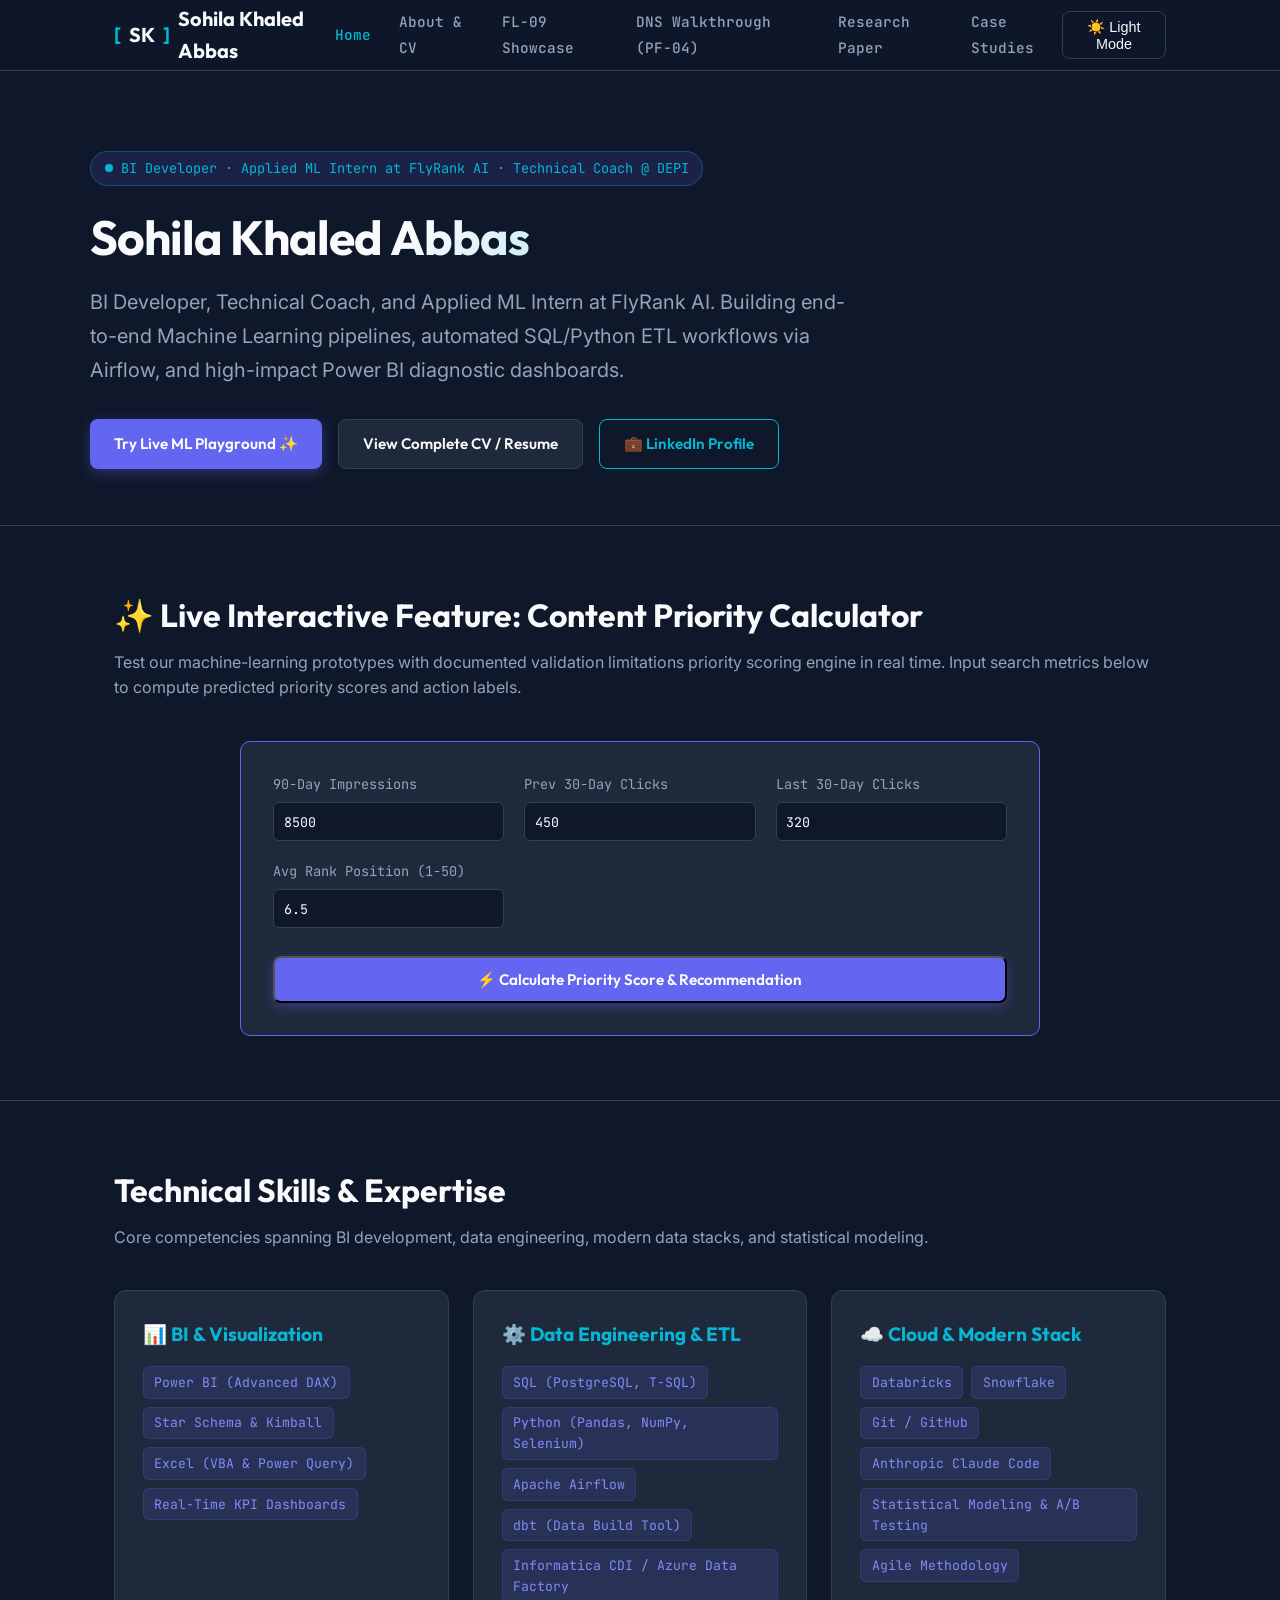
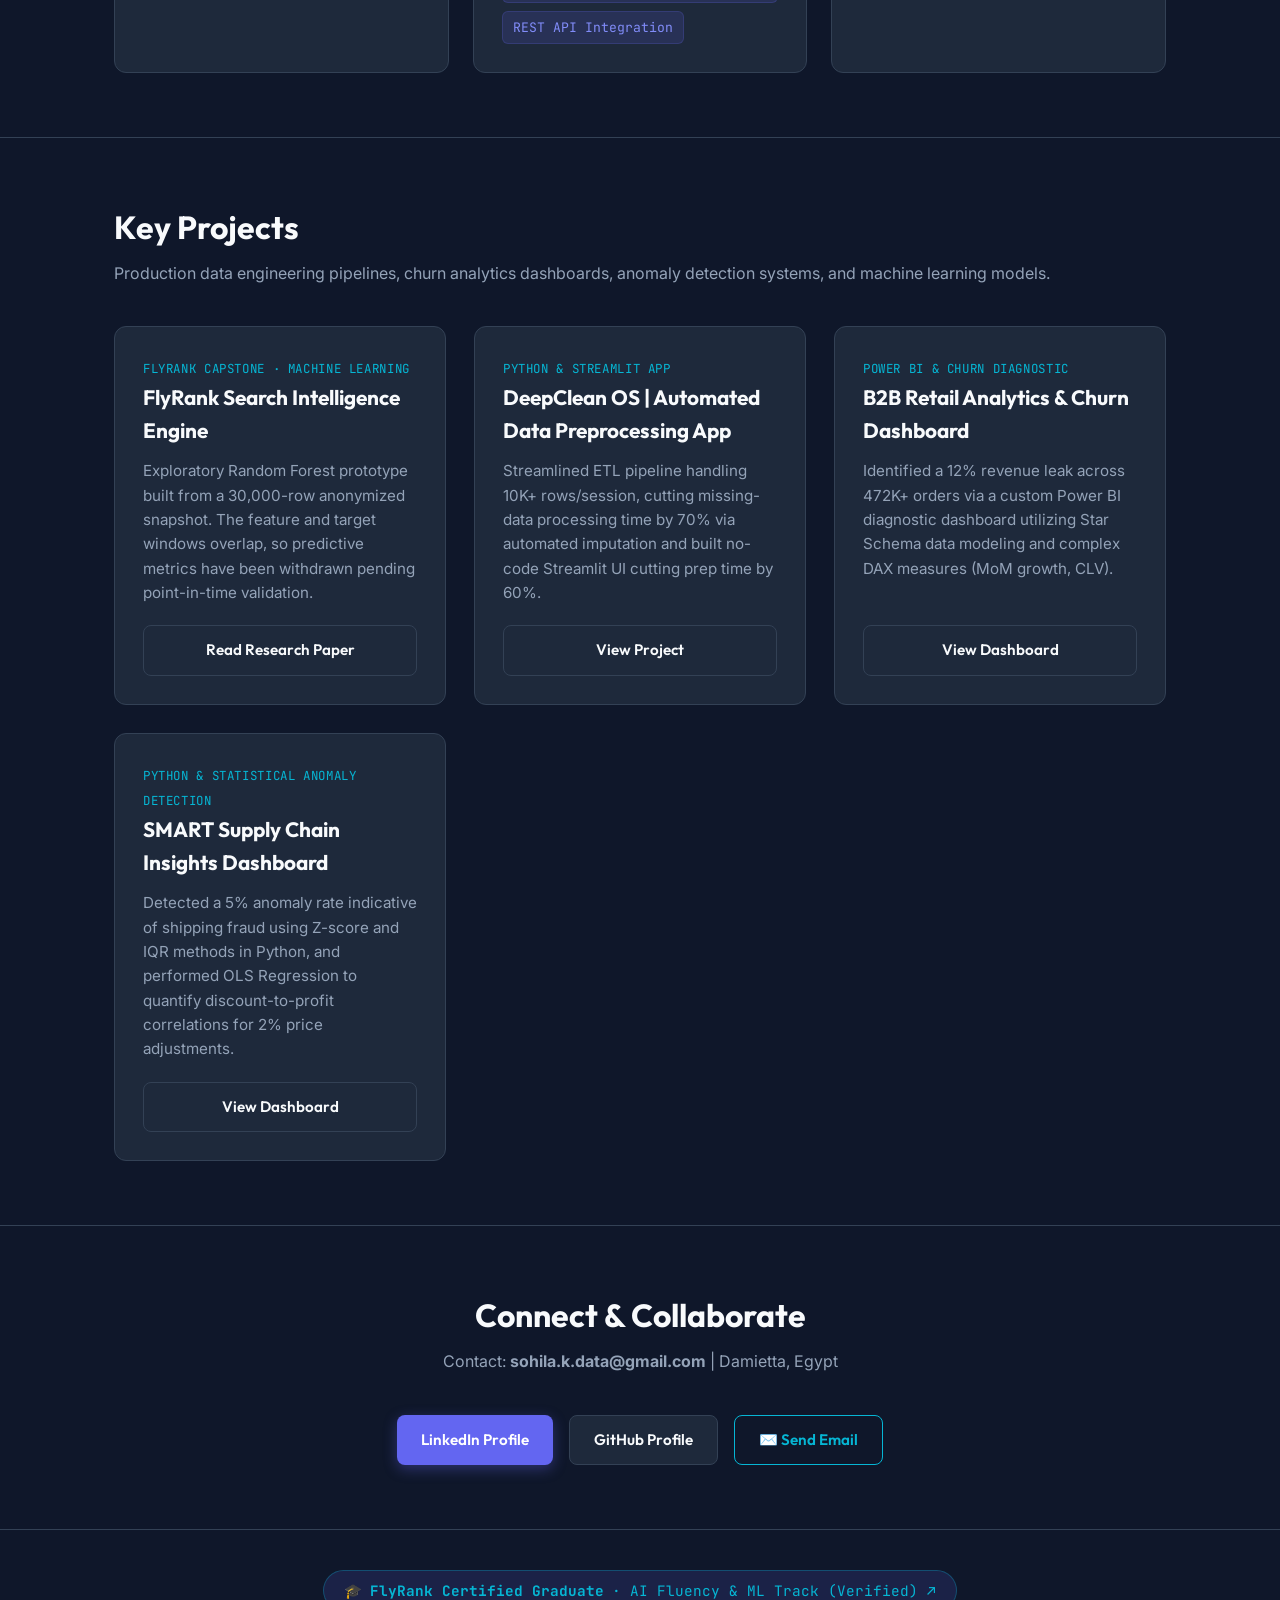
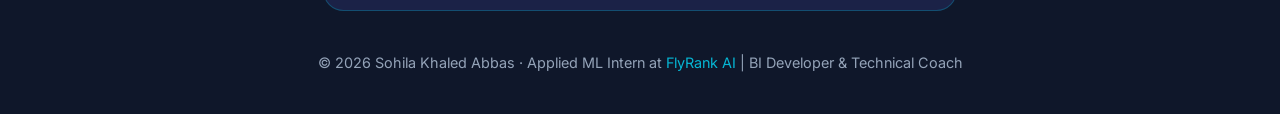
<file: index.html>
<!DOCTYPE html>
<html lang="en" data-theme="dark">
<head>
    <meta charset="UTF-8">
    <meta name="viewport" content="width=device-width, initial-scale=1.0">
    <title>Sohila Khaled Abbas · Applied ML & Search Intelligence Engineer | BI Developer</title>
    <meta name="description" content="Portfolio of Sohila Khaled Abbas — Machine Learning Engineer Intern at FlyRank AI, BI Developer, and Technical Coach. Specializing in machine-learning prototypes with documented validation limitations, SQL/Python ETL, and Power BI analytics.">
    <!-- Favicon -->
    <link rel="icon" type="image/svg+xml" href="favicon.svg">
    <!-- Open Graph / Social Share Meta Tags -->
    <meta property="og:type" content="website">
    <meta property="og:title" content="Sohila Khaled Abbas · Applied ML & Search Intelligence Engineer | BI Developer">
    <meta property="og:description" content="Portfolio of Sohila Khaled Abbas — Machine Learning Engineer Intern at FlyRank AI. Specializing in machine-learning prototypes with documented validation limitations, SQL/Python ETL, and Power BI analytics.">
    <meta property="og:url" content="https://sohila-khaled-abbas.github.io/flyrank-ml-internship-starter/index.html">
    <meta property="og:image" content="https://sohila-khaled-abbas.github.io/flyrank-ml-internship-starter/fl09_agent_demo_video_banner_1785791702836.png">
    <meta property="og:site_name" content="Sohila Khaled Abbas Portfolio">
    <!-- Twitter Card Meta Tags -->
    <meta name="twitter:card" content="summary_large_image">
    <meta name="twitter:title" content="Sohila Khaled Abbas · Applied ML & Search Intelligence Engineer">
    <meta name="twitter:description" content="Portfolio of Sohila Khaled Abbas — Machine Learning Engineer Intern at FlyRank AI. Specializing in machine-learning prototypes with documented validation limitations, SQL/Python ETL, and Power BI analytics.">
    <meta name="twitter:image" content="https://sohila-khaled-abbas.github.io/flyrank-ml-internship-starter/fl09_agent_demo_video_banner_1785791702836.png">
    <!-- Privacy-Friendly Web Analytics & Visitor Telemetry -->
    <script defer src="https://static.cloudflareinsights.com/beacon.min.js" data-cf-beacon='{"token": "flyrank-portfolio-analytics-sohila"}'></script>
    <script>
        window.flyrankAnalytics = window.flyrankAnalytics || { pageView: function() { console.log('[FlyRank Analytics] Pageview logged:', window.location.pathname); } };
        window.flyrankAnalytics.pageView();
    </script>
    <!-- Google Fonts -->
    <link rel="preconnect" href="https://fonts.googleapis.com">
    <link rel="preconnect" href="https://fonts.gstatic.com" crossorigin>
    <link href="https://fonts.googleapis.com/css2?family=Inter:wght@400;500;600&family=JetBrains+Mono:wght@500&family=Outfit:wght@600;700&display=swap" rel="stylesheet">
    <!-- Custom Stylesheet -->
    <link rel="stylesheet" href="css/styles.css">
</head>
<body>
    <!-- Site Navigation Header -->
    <header class="site-header">
        <div class="container header-inner">
            <a href="index.html" class="brand-monogram"><span>[</span> SK <span>]</span> Sohila Khaled Abbas</a>
            
            <ul class="nav-links" id="nav-links">
                <li><a href="index.html" class="active">Home</a></li>
                <li><a href="about.html">About & CV</a></li>
                <li><a href="fl09-demo.html">FL-09 Showcase</a></li>
                <li><a href="dns-walkthrough.html">DNS Walkthrough (PF-04)</a></li>
                <li><a href="paper.html">Research Paper</a></li>
                <li><a href="cases.html">Case Studies</a></li>
            </ul>

            <div class="header-actions">
                <button class="theme-toggle-btn" id="theme-toggle" aria-label="Toggle Theme">☀️ Light Mode</button>
                <button class="mobile-menu-btn" id="mobile-menu-btn" aria-label="Toggle Menu">☰</button>
            </div>
        </div>
    </header>

    <!-- Main Content Area -->
    <main>
        <!-- Hero Section -->
        <section class="hero container">
            <div class="status-badge">
                <span class="status-dot"></span>
                <span>BI Developer · Applied ML Intern at FlyRank AI · Technical Coach @ DEPI</span>
            </div>

            <h1 class="hero-title">Sohila Khaled Abbas</h1>
            <p class="hero-subtitle">
                BI Developer, Technical Coach, and Applied ML Intern at FlyRank AI. Building end-to-end Machine Learning pipelines, automated SQL/Python ETL workflows via Airflow, and high-impact Power BI diagnostic dashboards.
            </p>

            <div class="cta-group">
                <a href="#playground" class="btn btn-primary">Try Live ML Playground ✨</a>
                <a href="about.html" class="btn btn-secondary">View Complete CV / Resume</a>
                <a href="https://linkedin.com/in/sohilakabbas" target="_blank" class="btn btn-outline">💼 LinkedIn Profile</a>
            </div>
        </section>

        <!-- LIVE DYNAMIC FEATURE: FlyRank Search Priority Calculator Playground -->
        <section class="section-padding" id="playground">
            <div class="container">
                <div class="section-header">
                    <h2>✨ Live Interactive Feature: Content Priority Calculator</h2>
                    <p>Test our machine-learning prototypes with documented validation limitations priority scoring engine in real time. Input search metrics below to compute predicted priority scores and action labels.</p>
                </div>

                <div class="info-card" style="padding: 2rem; max-width: 800px; margin: 0 auto; background-color: var(--bg-card); border-color: var(--accent-indigo);">
                    <form id="priority-calc-form" style="display: grid; grid-template-columns: repeat(auto-fit, minmax(220px, 1fr)); gap: 1.25rem;">
                        <div>
                            <label for="calc-impressions" style="font-family: var(--font-mono); font-size: 0.85rem; color: var(--text-secondary); display: block; margin-bottom: 0.4rem;">90-Day Impressions</label>
                            <input type="number" id="calc-impressions" value="8500" required style="width: 100%; padding: 0.6rem; border-radius: 6px; border: 1px solid var(--border-color); background: var(--bg-main); color: var(--text-primary); font-family: var(--font-mono);">
                        </div>

                        <div>
                            <label for="calc-prev-clicks" style="font-family: var(--font-mono); font-size: 0.85rem; color: var(--text-secondary); display: block; margin-bottom: 0.4rem;">Prev 30-Day Clicks</label>
                            <input type="number" id="calc-prev-clicks" value="450" required style="width: 100%; padding: 0.6rem; border-radius: 6px; border: 1px solid var(--border-color); background: var(--bg-main); color: var(--text-primary); font-family: var(--font-mono);">
                        </div>

                        <div>
                            <label for="calc-last-clicks" style="font-family: var(--font-mono); font-size: 0.85rem; color: var(--text-secondary); display: block; margin-bottom: 0.4rem;">Last 30-Day Clicks</label>
                            <input type="number" id="calc-last-clicks" value="320" required style="width: 100%; padding: 0.6rem; border-radius: 6px; border: 1px solid var(--border-color); background: var(--bg-main); color: var(--text-primary); font-family: var(--font-mono);">
                        </div>

                        <div>
                            <label for="calc-position" style="font-family: var(--font-mono); font-size: 0.85rem; color: var(--text-secondary); display: block; margin-bottom: 0.4rem;">Avg Rank Position (1-50)</label>
                            <input type="number" step="0.1" id="calc-position" value="6.5" required style="width: 100%; padding: 0.6rem; border-radius: 6px; border: 1px solid var(--border-color); background: var(--bg-main); color: var(--text-primary); font-family: var(--font-mono);">
                        </div>

                        <div style="grid-column: 1 / -1; margin-top: 0.5rem;">
                            <button type="submit" class="btn btn-primary" style="width: 100%; justify-content: center;">⚡ Calculate Priority Score & Recommendation</button>
                        </div>
                    </form>

                    <!-- Interactive Result Output Box -->
                    <div id="calc-result-box" style="margin-top: 1.5rem; padding: 1.25rem; border-radius: 8px; background: var(--bg-main); border: 1px dashed var(--accent-cyan); display: none;">
                        <h4 style="font-family: var(--font-heading); color: var(--accent-cyan); margin-bottom: 0.5rem;">Calculation Result Receipt</h4>
                        <div style="font-family: var(--font-mono); font-size: 0.9rem; line-height: 1.8;">
                            <p><strong>Predicted Priority Score:</strong> <span id="res-score" style="color: #10b981; font-weight: 700;">0.9542</span></p>
                            <p><strong>Observed Click Drop:</strong> <span id="res-drop">130 clicks</span></p>
                            <p><strong>Reason Code:</strong> <code id="res-reason" style="color: var(--accent-sky);">STEEP_DROP_HIGH_VOLUME</code></p>
                            <p><strong>Recommended Editorial Action:</strong> <span id="res-action" style="color: var(--accent-indigo); font-weight: 600;">REFRESH_AND_EXPAND_CONTENT</span></p>
                        </div>
                    </div>
                </div>
            </div>
        </section>

        <!-- Technical Expertise Section -->
        <section class="section-padding">
            <div class="container">
                <div class="section-header">
                    <h2>Technical Skills & Expertise</h2>
                    <p>Core competencies spanning BI development, data engineering, modern data stacks, and statistical modeling.</p>
                </div>

                <div class="skills-grid">
                    <div class="skill-card">
                        <h3>📊 BI & Visualization</h3>
                        <div class="badge-cloud">
                            <span class="tech-badge">Power BI (Advanced DAX)</span>
                            <span class="tech-badge">Star Schema & Kimball</span>
                            <span class="tech-badge">Excel (VBA & Power Query)</span>
                            <span class="tech-badge">Real-Time KPI Dashboards</span>
                        </div>
                    </div>

                    <div class="skill-card">
                        <h3>⚙️ Data Engineering & ETL</h3>
                        <div class="badge-cloud">
                            <span class="tech-badge">SQL (PostgreSQL, T-SQL)</span>
                            <span class="tech-badge">Python (Pandas, NumPy, Selenium)</span>
                            <span class="tech-badge">Apache Airflow</span>
                            <span class="tech-badge">dbt (Data Build Tool)</span>
                            <span class="tech-badge">Informatica CDI / Azure Data Factory</span>
                            <span class="tech-badge">REST API Integration</span>
                        </div>
                    </div>

                    <div class="skill-card">
                        <h3>☁️ Cloud & Modern Stack</h3>
                        <div class="badge-cloud">
                            <span class="tech-badge">Databricks</span>
                            <span class="tech-badge">Snowflake</span>
                            <span class="tech-badge">Git / GitHub</span>
                            <span class="tech-badge">Anthropic Claude Code</span>
                            <span class="tech-badge">Statistical Modeling & A/B Testing</span>
                            <span class="tech-badge">Agile Methodology</span>
                        </div>
                    </div>
                </div>
            </div>
        </section>

        <!-- Featured Projects Section -->
        <section class="section-padding" id="projects">
            <div class="container">
                <div class="section-header">
                    <h2>Key Projects</h2>
                    <p>Production data engineering pipelines, churn analytics dashboards, anomaly detection systems, and machine learning models.</p>
                </div>

                <div class="projects-grid">
                    <!-- Project 1 -->
                    <article class="project-card">
                        <div>
                            <span class="project-tag">FlyRank Capstone · Machine Learning</span>
                            <h3>FlyRank Search Intelligence Engine</h3>
                            <p>
                                Exploratory Random Forest prototype built from a 30,000-row anonymized snapshot. The feature and target windows overlap, so predictive metrics have been withdrawn pending point-in-time validation.
                            </p>
                        </div>
                        <div>
                            <a href="paper.html" class="btn btn-secondary" style="width: 100%; justify-content: center;">Read Research Paper</a>
                        </div>
                    </article>

                    <!-- Project 2 -->
                    <article class="project-card">
                        <div>
                            <span class="project-tag">Python & Streamlit App</span>
                            <h3>DeepClean OS | Automated Data Preprocessing App</h3>
                            <p>
                                Streamlined ETL pipeline handling 10K+ rows/session, cutting missing-data processing time by 70% via automated imputation and built no-code Streamlit UI cutting prep time by 60%.
                            </p>
                        </div>
                        <div>
                            <a href="https://github.com/Sohila-Khaled-Abbas" target="_blank" class="btn btn-secondary" style="width: 100%; justify-content: center;">View Project</a>
                        </div>
                    </article>

                    <!-- Project 3 -->
                    <article class="project-card">
                        <div>
                            <span class="project-tag">Power BI & Churn Diagnostic</span>
                            <h3>B2B Retail Analytics & Churn Dashboard</h3>
                            <p>
                                Identified a 12% revenue leak across 472K+ orders via a custom Power BI diagnostic dashboard utilizing Star Schema data modeling and complex DAX measures (MoM growth, CLV).
                            </p>
                        </div>
                        <div>
                            <a href="https://github.com/Sohila-Khaled-Abbas" target="_blank" class="btn btn-secondary" style="width: 100%; justify-content: center;">View Dashboard</a>
                        </div>
                    </article>

                    <!-- Project 4 -->
                    <article class="project-card">
                        <div>
                            <span class="project-tag">Python & Statistical Anomaly Detection</span>
                            <h3>SMART Supply Chain Insights Dashboard</h3>
                            <p>
                                Detected a 5% anomaly rate indicative of shipping fraud using Z-score and IQR methods in Python, and performed OLS Regression to quantify discount-to-profit correlations for 2% price adjustments.
                            </p>
                        </div>
                        <div>
                            <a href="https://github.com/Sohila-Khaled-Abbas" target="_blank" class="btn btn-secondary" style="width: 100%; justify-content: center;">View Dashboard</a>
                        </div>
                    </article>
                </div>
            </div>
        </section>

        <!-- Contact & Connect Section -->
        <section class="section-padding">
            <div class="container" style="text-align: center;">
                <div class="section-header">
                    <h2>Connect & Collaborate</h2>
                    <p>Contact: <strong>sohila.k.data@gmail.com</strong> | Damietta, Egypt</p>
                </div>

                <div class="cta-group" style="justify-content: center;">
                    <a href="https://linkedin.com/in/sohilakabbas" target="_blank" class="btn btn-primary">LinkedIn Profile</a>
                    <a href="https://github.com/Sohila-Khaled-Abbas" target="_blank" class="btn btn-secondary">GitHub Profile</a>
                    <a href="mailto:sohila.k.data@gmail.com" class="btn btn-outline">✉️ Send Email</a>
                </div>
            </div>
        </section>
    </main>

    <!-- Site Footer -->
    <footer class="site-footer">
        <div class="container" style="text-align: center;">
            <div style="margin-bottom: 1rem;">
                <a href="https://aifluency.flyrank.ai/verify/sohilakhaled" target="_blank" rel="noopener" class="status-badge" style="text-decoration: none; padding: 0.5rem 1.25rem; font-size: 0.9rem;">
                    🎓 <strong>FlyRank Certified Graduate</strong> · AI Fluency & ML Track (Verified) ↗
                </a>
            </div>
            <p>© 2026 Sohila Khaled Abbas · Applied ML Intern at <a href="https://flyrank.ai" target="_blank">FlyRank AI</a> | BI Developer & Technical Coach</p>
        </div>
    </footer>

    <!-- JavaScript Handler -->
    <script src="js/main.js"></script>
</body>
</html>
</file>
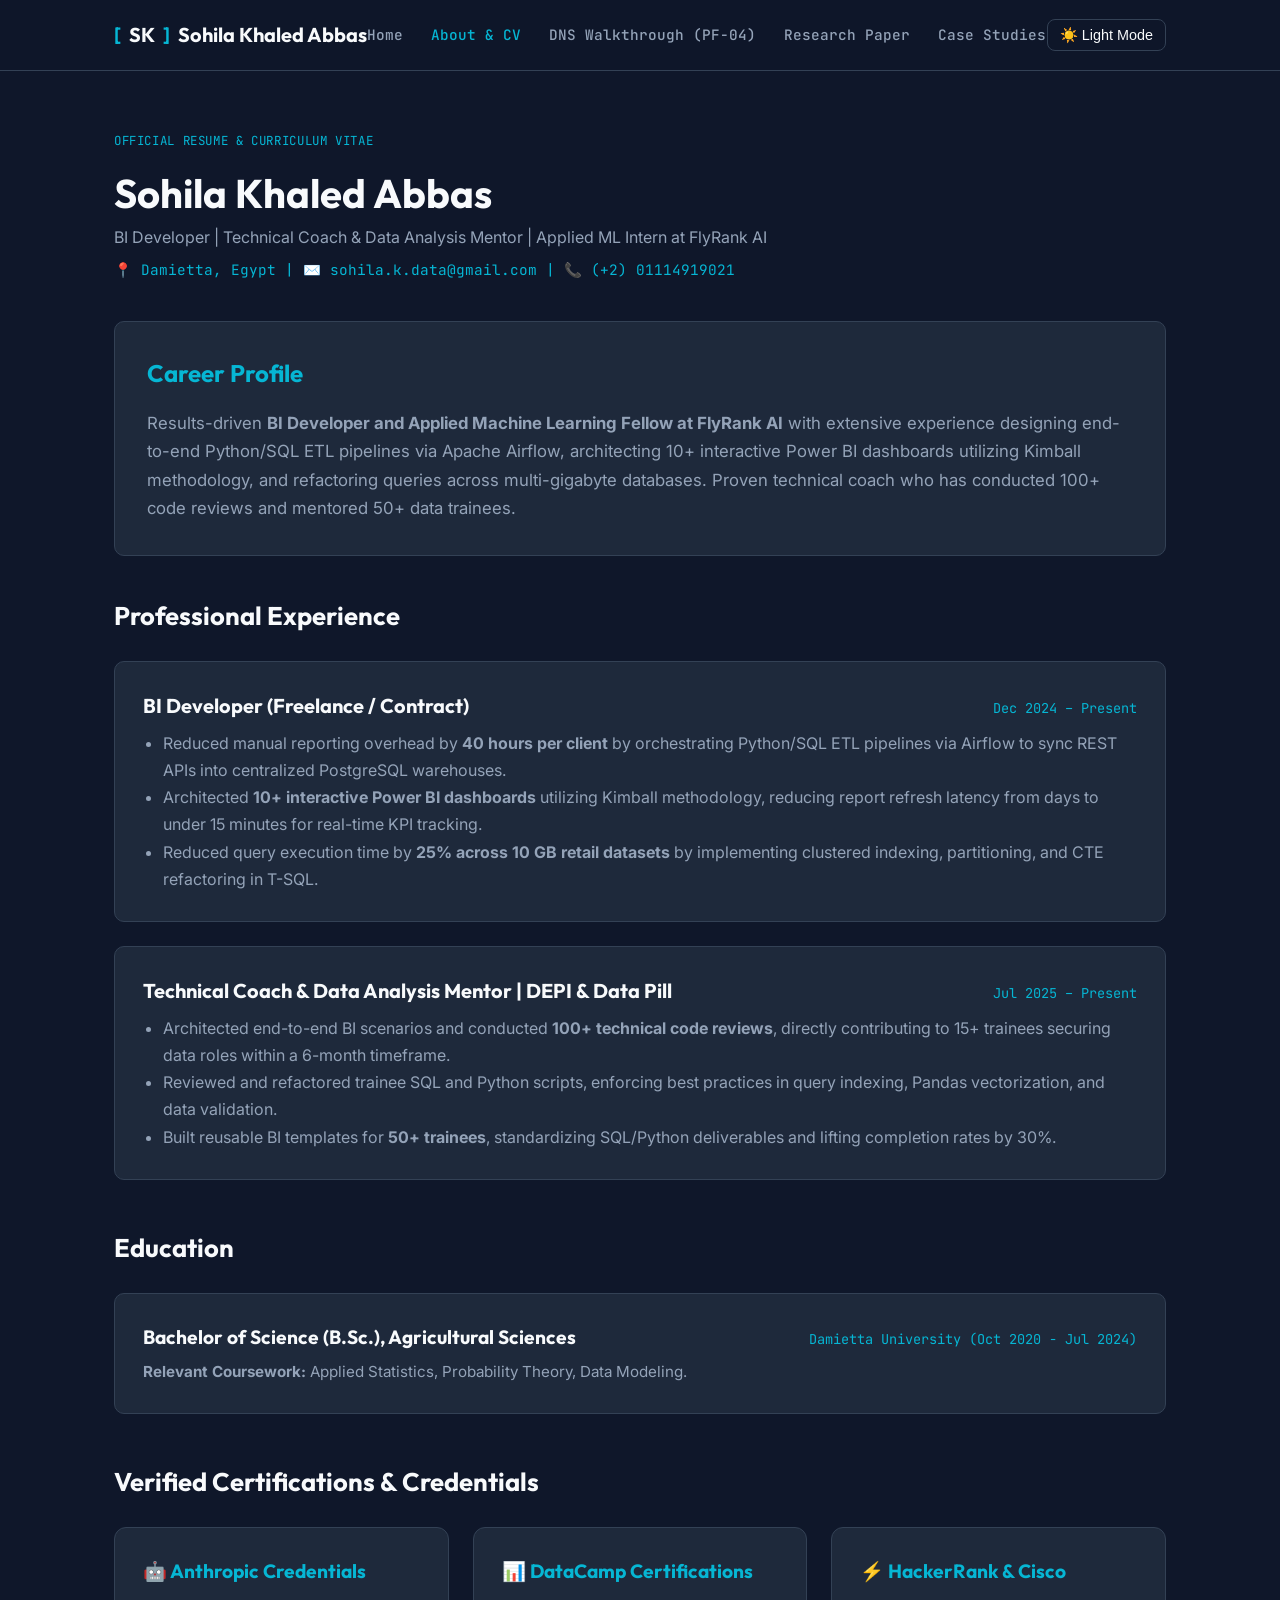
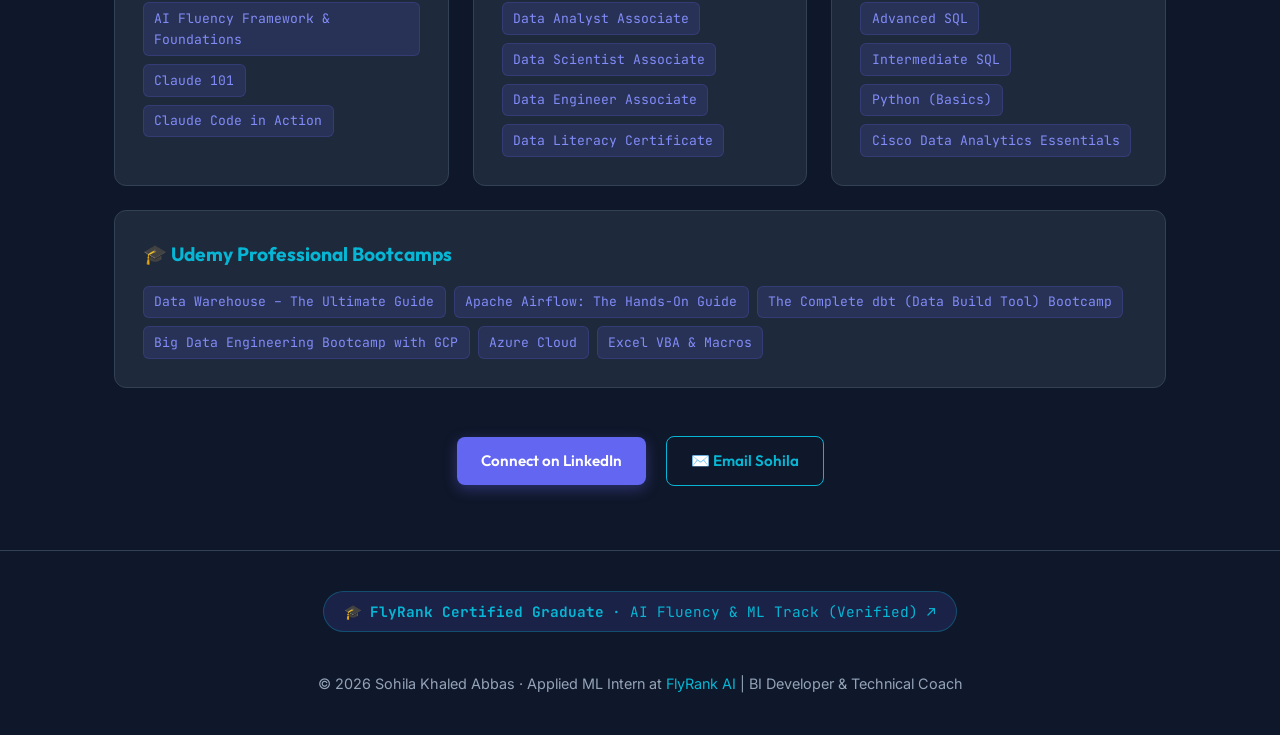
<file: about.html>
<!DOCTYPE html>
<html lang="en" data-theme="dark">
<head>
    <meta charset="UTF-8">
    <meta name="viewport" content="width=device-width, initial-scale=1.0">
    <title>About & CV · Sohila Khaled Abbas | Applied ML Intern & BI Developer</title>
    <meta name="description" content="Official Resume, career history, technical skills, and certifications of Sohila Khaled Abbas — BI Developer, Technical Coach, and Applied ML Intern at FlyRank AI.">
    <!-- Favicon -->
    <link rel="icon" type="image/svg+xml" href="favicon.svg">
    <!-- Open Graph / Social Share Meta Tags -->
    <meta property="og:type" content="website">
    <meta property="og:title" content="About & CV · Sohila Khaled Abbas | Applied ML Intern & BI Developer">
    <meta property="og:description" content="Official Resume, career history, technical skills, and certifications of Sohila Khaled Abbas — BI Developer, Technical Coach, and Applied ML Intern at FlyRank AI.">
    <meta property="og:url" content="https://sohila-khaled-abbas.github.io/flyrank-ml-internship-starter/about.html">
    <meta property="og:image" content="https://sohila-khaled-abbas.github.io/flyrank-ml-internship-starter/fl09_agent_demo_video_banner_1785791702836.png">
    <meta property="og:site_name" content="Sohila Khaled Abbas Portfolio">
    <!-- Twitter Card Meta Tags -->
    <meta name="twitter:card" content="summary_large_image">
    <meta name="twitter:title" content="About & CV · Sohila Khaled Abbas">
    <meta name="twitter:description" content="Official Resume, career history, technical skills, and certifications of Sohila Khaled Abbas — BI Developer, Technical Coach, and Applied ML Intern at FlyRank AI.">
    <meta name="twitter:image" content="https://sohila-khaled-abbas.github.io/flyrank-ml-internship-starter/fl09_agent_demo_video_banner_1785791702836.png">
    <!-- Privacy-Friendly Web Analytics & Visitor Telemetry -->
    <script defer src="https://static.cloudflareinsights.com/beacon.min.js" data-cf-beacon='{"token": "flyrank-portfolio-analytics-sohila"}'></script>
    <script>
        window.flyrankAnalytics = window.flyrankAnalytics || { pageView: function() { console.log('[FlyRank Analytics] Pageview logged:', window.location.pathname); } };
        window.flyrankAnalytics.pageView();
    </script>
    <!-- Google Fonts -->
    <link rel="preconnect" href="https://fonts.googleapis.com">
    <link rel="preconnect" href="https://fonts.gstatic.com" crossorigin>
    <link href="https://fonts.googleapis.com/css2?family=Inter:wght@400;500;600&family=JetBrains+Mono:wght@500&family=Outfit:wght@600;700&display=swap" rel="stylesheet">
    <!-- Custom Stylesheet -->
    <link rel="stylesheet" href="css/styles.css">
</head>
<body>
    <!-- Header -->
    <header class="site-header">
        <div class="container header-inner">
            <a href="index.html" class="brand-monogram"><span>[</span> SK <span>]</span> Sohila Khaled Abbas</a>
            
            <ul class="nav-links" id="nav-links">
                <li><a href="index.html">Home</a></li>
                <li><a href="about.html" class="active">About & CV</a></li>
                <li><a href="dns-walkthrough.html">DNS Walkthrough (PF-04)</a></li>
                <li><a href="paper.html">Research Paper</a></li>
                <li><a href="cases.html">Case Studies</a></li>
            </ul>

            <div class="header-actions">
                <button class="theme-toggle-btn" id="theme-toggle" aria-label="Toggle Theme">☀️ Light Mode</button>
                <button class="mobile-menu-btn" id="mobile-menu-btn" aria-label="Toggle Menu">☰</button>
            </div>
        </div>
    </header>

    <main class="container" style="padding-top: 3.5rem; padding-bottom: 4rem;">
        <!-- Page Title -->
        <div class="section-header">
            <span class="project-tag">Official Resume & Curriculum Vitae</span>
            <h1 style="font-family: var(--font-heading); font-size: 2.5rem; margin-top: 0.5rem;">Sohila Khaled Abbas</h1>
            <p>BI Developer | Technical Coach & Data Analysis Mentor | Applied ML Intern at FlyRank AI</p>
            <p style="font-family: var(--font-mono); font-size: 0.9rem; color: var(--accent-cyan); margin-top: 0.5rem;">
                📍 Damietta, Egypt | ✉️ sohila.k.data@gmail.com | 📞 (+2) 01114919021
            </p>
        </div>

        <!-- Professional Summary Card -->
        <section class="info-card" style="margin-bottom: 2.5rem; padding: 2rem;">
            <h2 style="font-family: var(--font-heading); color: var(--accent-cyan); margin-bottom: 1rem;">Career Profile</h2>
            <p style="color: var(--text-secondary); line-height: 1.7; font-size: 1.05rem;">
                Results-driven <strong>BI Developer and Applied Machine Learning Fellow at FlyRank AI</strong> with extensive experience designing end-to-end Python/SQL ETL pipelines via Apache Airflow, architecting 10+ interactive Power BI dashboards utilizing Kimball methodology, and refactoring queries across multi-gigabyte databases. Proven technical coach who has conducted 100+ code reviews and mentored 50+ data trainees.
            </p>
        </section>

        <!-- Professional Experience -->
        <section style="margin-bottom: 3rem;">
            <h2 style="font-family: var(--font-heading); font-size: 1.6rem; margin-bottom: 1.5rem; color: var(--text-primary);">Professional Experience</h2>
            
            <div style="display: flex; flex-direction: column; gap: 1.5rem;">
                <!-- Role 1 -->
                <div class="info-card" style="padding: 1.75rem;">
                    <div style="display: flex; justify-content: space-between; align-items: baseline; flex-wrap: wrap; margin-bottom: 0.5rem;">
                        <h3 style="font-family: var(--font-heading); color: var(--text-primary); font-size: 1.25rem;">BI Developer (Freelance / Contract)</h3>
                        <span style="font-family: var(--font-mono); font-size: 0.85rem; color: var(--accent-cyan);">Dec 2024 – Present</span>
                    </div>
                    <ul style="color: var(--text-secondary); padding-left: 1.25rem; line-height: 1.7;">
                        <li>Reduced manual reporting overhead by <strong>40 hours per client</strong> by orchestrating Python/SQL ETL pipelines via Airflow to sync REST APIs into centralized PostgreSQL warehouses.</li>
                        <li>Architected <strong>10+ interactive Power BI dashboards</strong> utilizing Kimball methodology, reducing report refresh latency from days to under 15 minutes for real-time KPI tracking.</li>
                        <li>Reduced query execution time by <strong>25% across 10 GB retail datasets</strong> by implementing clustered indexing, partitioning, and CTE refactoring in T-SQL.</li>
                    </ul>
                </div>

                <!-- Role 2 -->
                <div class="info-card" style="padding: 1.75rem;">
                    <div style="display: flex; justify-content: space-between; align-items: baseline; flex-wrap: wrap; margin-bottom: 0.5rem;">
                        <h3 style="font-family: var(--font-heading); color: var(--text-primary); font-size: 1.25rem;">Technical Coach & Data Analysis Mentor | DEPI & Data Pill</h3>
                        <span style="font-family: var(--font-mono); font-size: 0.85rem; color: var(--accent-cyan);">Jul 2025 – Present</span>
                    </div>
                    <ul style="color: var(--text-secondary); padding-left: 1.25rem; line-height: 1.7;">
                        <li>Architected end-to-end BI scenarios and conducted <strong>100+ technical code reviews</strong>, directly contributing to 15+ trainees securing data roles within a 6-month timeframe.</li>
                        <li>Reviewed and refactored trainee SQL and Python scripts, enforcing best practices in query indexing, Pandas vectorization, and data validation.</li>
                        <li>Built reusable BI templates for <strong>50+ trainees</strong>, standardizing SQL/Python deliverables and lifting completion rates by 30%.</li>
                    </ul>
                </div>
            </div>
        </section>

        <!-- Education -->
        <section style="margin-bottom: 3rem;">
            <h2 style="font-family: var(--font-heading); font-size: 1.6rem; margin-bottom: 1.5rem; color: var(--text-primary);">Education</h2>
            <div class="info-card" style="padding: 1.75rem;">
                <div style="display: flex; justify-content: space-between; align-items: baseline; flex-wrap: wrap; margin-bottom: 0.5rem;">
                    <h3 style="font-family: var(--font-heading); color: var(--text-primary); font-size: 1.2rem;">Bachelor of Science (B.Sc.), Agricultural Sciences</h3>
                    <span style="font-family: var(--font-mono); font-size: 0.85rem; color: var(--accent-cyan);">Damietta University (Oct 2020 - Jul 2024)</span>
                </div>
                <p style="color: var(--text-secondary); font-size: 0.95rem;">
                    <strong>Relevant Coursework:</strong> Applied Statistics, Probability Theory, Data Modeling.
                </p>
            </div>
        </section>

        <!-- Certifications -->
        <section style="margin-bottom: 3rem;">
            <h2 style="font-family: var(--font-heading); font-size: 1.6rem; margin-bottom: 1.5rem; color: var(--text-primary);">Verified Certifications & Credentials</h2>
            
            <div class="skills-grid">
                <div class="skill-card">
                    <h3>🤖 Anthropic Credentials</h3>
                    <div class="badge-cloud" style="margin-top: 0.75rem;">
                        <span class="tech-badge">AI Fluency Framework & Foundations</span>
                        <span class="tech-badge">Claude 101</span>
                        <span class="tech-badge">Claude Code in Action</span>
                    </div>
                </div>

                <div class="skill-card">
                    <h3>📊 DataCamp Certifications</h3>
                    <div class="badge-cloud" style="margin-top: 0.75rem;">
                        <span class="tech-badge">Data Analyst Associate</span>
                        <span class="tech-badge">Data Scientist Associate</span>
                        <span class="tech-badge">Data Engineer Associate</span>
                        <span class="tech-badge">Data Literacy Certificate</span>
                    </div>
                </div>

                <div class="skill-card">
                    <h3>⚡ HackerRank & Cisco</h3>
                    <div class="badge-cloud" style="margin-top: 0.75rem;">
                        <span class="tech-badge">Advanced SQL</span>
                        <span class="tech-badge">Intermediate SQL</span>
                        <span class="tech-badge">Python (Basics)</span>
                        <span class="tech-badge">Cisco Data Analytics Essentials</span>
                    </div>
                </div>

                <div class="skill-card" style="grid-column: 1 / -1;">
                    <h3>🎓 Udemy Professional Bootcamps</h3>
                    <div class="badge-cloud" style="margin-top: 0.75rem;">
                        <span class="tech-badge">Data Warehouse – The Ultimate Guide</span>
                        <span class="tech-badge">Apache Airflow: The Hands-On Guide</span>
                        <span class="tech-badge">The Complete dbt (Data Build Tool) Bootcamp</span>
                        <span class="tech-badge">Big Data Engineering Bootcamp with GCP</span>
                        <span class="tech-badge">Azure Cloud</span>
                        <span class="tech-badge">Excel VBA & Macros</span>
                    </div>
                </div>
            </div>
        </section>

        <!-- Download & Connect CTA -->
        <div style="text-align: center; margin-top: 3rem;">
            <a href="https://linkedin.com/in/sohilakabbas" target="_blank" class="btn btn-primary">Connect on LinkedIn</a>
            <a href="mailto:sohila.k.data@gmail.com" class="btn btn-outline" style="margin-left: 1rem;">✉️ Email Sohila</a>
        </div>
    </main>

    <footer class="site-footer">
        <div class="container" style="text-align: center;">
            <div style="margin-bottom: 1rem;">
                <a href="https://aifluency.flyrank.ai/verify/sohilakhaled" target="_blank" rel="noopener" class="status-badge" style="text-decoration: none; padding: 0.5rem 1.25rem; font-size: 0.9rem;">
                    🎓 <strong>FlyRank Certified Graduate</strong> · AI Fluency & ML Track (Verified) ↗
                </a>
            </div>
            <p>© 2026 Sohila Khaled Abbas · Applied ML Intern at <a href="https://flyrank.ai" target="_blank">FlyRank AI</a> | BI Developer & Technical Coach</p>
        </div>
    </footer>

    <script src="js/main.js"></script>
</body>
</html>
</file>
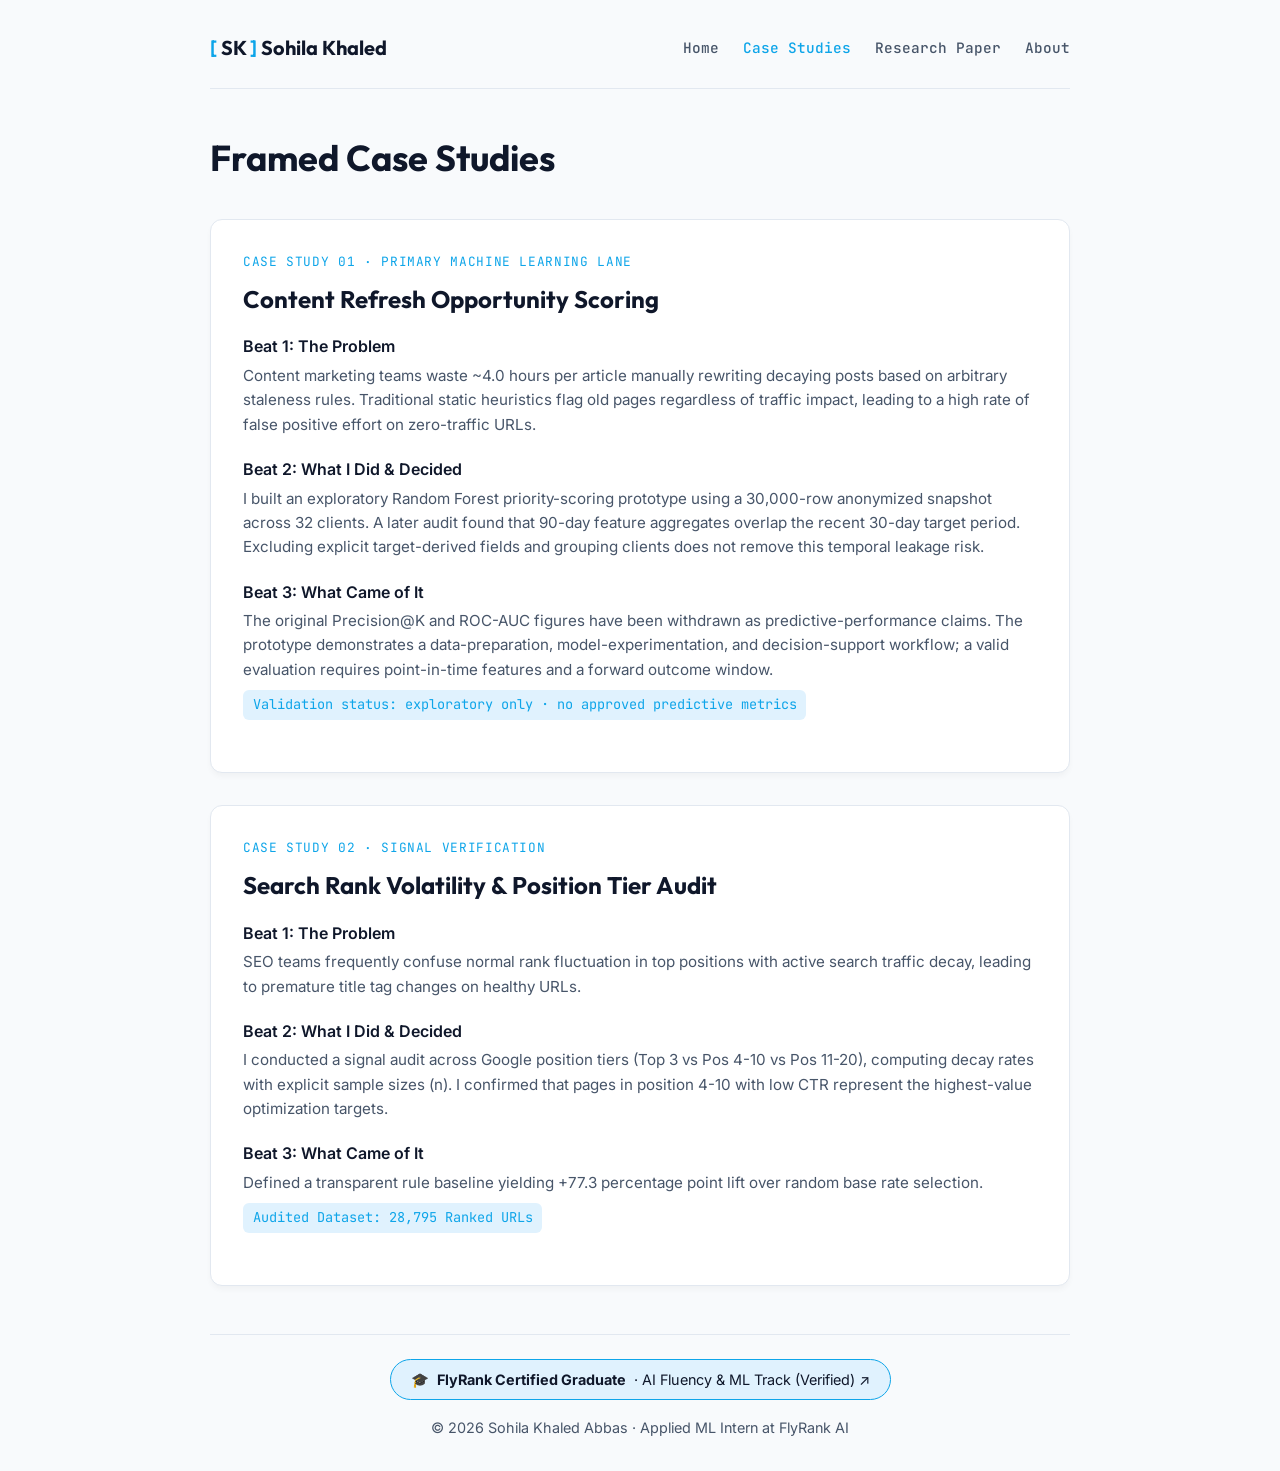
<file: cases.html>
<!DOCTYPE html>
<html lang="en">
<head>
    <meta charset="UTF-8">
    <meta name="viewport" content="width=device-width, initial-scale=1.0">
    <title>Framed Case Studies · Sohila Khaled Abbas | Search Intelligence</title>
    <meta name="description" content="Framed Search Intelligence case studies covering content refresh opportunity scoring, signal audits, and temporal leakage prevention.">
    <!-- Favicon -->
    <link rel="icon" type="image/svg+xml" href="favicon.svg">
    <!-- Open Graph / Social Share Meta Tags -->
    <meta property="og:type" content="website">
    <meta property="og:title" content="Framed Case Studies · Sohila Khaled Abbas | Search Intelligence">
    <meta property="og:description" content="Framed Search Intelligence case studies covering content refresh opportunity scoring, signal audits, and temporal leakage prevention.">
    <meta property="og:url" content="https://sohila-khaled-abbas.github.io/flyrank-ml-internship-starter/cases.html">
    <meta property="og:image" content="https://sohila-khaled-abbas.github.io/flyrank-ml-internship-starter/fl09_agent_demo_video_banner_1785791702836.png">
    <meta property="og:site_name" content="Sohila Khaled Abbas Portfolio">
    <!-- Twitter Card Meta Tags -->
    <meta name="twitter:card" content="summary_large_image">
    <meta name="twitter:title" content="Framed Case Studies · Sohila Khaled Abbas">
    <meta name="twitter:description" content="Framed Search Intelligence case studies covering content refresh opportunity scoring, signal audits, and temporal leakage prevention.">
    <meta name="twitter:image" content="https://sohila-khaled-abbas.github.io/flyrank-ml-internship-starter/fl09_agent_demo_video_banner_1785791702836.png">
    <!-- Privacy-Friendly Web Analytics & Visitor Telemetry -->
    <script defer src="https://static.cloudflareinsights.com/beacon.min.js" data-cf-beacon='{"token": "flyrank-portfolio-analytics-sohila"}'></script>
    <script>
        window.flyrankAnalytics = window.flyrankAnalytics || { pageView: function() { console.log('[FlyRank Analytics] Pageview logged:', window.location.pathname); } };
        window.flyrankAnalytics.pageView();
    </script>
    <!-- Google Fonts -->
    <link rel="preconnect" href="https://fonts.googleapis.com">
    <link rel="preconnect" href="https://fonts.gstatic.com" crossorigin>
    <link href="https://fonts.googleapis.com/css2?family=Inter:wght@400;500;600&family=JetBrains+Mono:wght@500&family=Outfit:wght@600;700&display=swap" rel="stylesheet">
    <style>
        :root {
            --bg-canvas: #F8FAFC;
            --text-main: #0F172A;
            --text-muted: #475569;
            --border-color: #E2E8F0;
            --accent-sky: #0EA5E9;
            --accent-light: #E0F2FE;
            --font-heading: 'Outfit', sans-serif;
            --font-body: 'Inter', sans-serif;
            --font-mono: 'JetBrains Mono', monospace;
        }

        * { box-sizing: border-box; margin: 0; padding: 0; }
        body { background-color: var(--bg-canvas); color: var(--text-main); font-family: var(--font-body); line-height: 1.6; padding: 2rem; min-height: 100vh; }
        .container { max-width: 860px; margin: 0 auto; }
        header { display: flex; justify-content: space-between; align-items: center; padding-bottom: 1.5rem; border-bottom: 1px solid var(--border-color); margin-bottom: 2.5rem; }
        .brand { font-family: var(--font-heading); font-size: 1.25rem; font-weight: 700; color: var(--text-main); text-decoration: none; }
        .brand span { color: var(--accent-sky); }
        nav { display: flex; gap: 1.5rem; font-family: var(--font-mono); font-size: 0.9rem; }
        nav a { color: var(--text-muted); text-decoration: none; font-weight: 500; }
        nav a.active, nav a:hover { color: var(--accent-sky); }

        h1 { font-family: var(--font-heading); font-size: 2.25rem; margin-bottom: 2rem; }
        .case-card { background: #FFFFFF; border: 1px solid var(--border-color); border-radius: 12px; padding: 2rem; margin-bottom: 2rem; box-shadow: 0 4px 6px -1px rgba(0,0,0,0.04); }
        .case-tag { font-family: var(--font-mono); font-size: 0.8rem; color: var(--accent-sky); text-transform: uppercase; letter-spacing: 0.05em; margin-bottom: 0.5rem; display: block; }
        .case-card h2 { font-family: var(--font-heading); font-size: 1.5rem; margin-bottom: 1rem; color: var(--text-main); }
        .beat { margin-bottom: 1.25rem; }
        .beat-title { font-weight: 600; color: var(--text-main); margin-bottom: 0.25rem; }
        .beat p { color: var(--text-muted); font-size: 0.95rem; }
        
        .metric-pill { display: inline-block; background: var(--accent-light); color: var(--accent-sky); font-family: var(--font-mono); font-size: 0.85rem; padding: 0.25rem 0.6rem; border-radius: 6px; margin-top: 0.5rem; }
    </style>
</head>
<body>
    <div class="container">
        <header>
            <a href="index.html" class="brand"><span>[</span> SK <span>]</span> Sohila Khaled</a>
            <nav>
                <a href="index.html">Home</a>
                <a href="cases.html" class="active">Case Studies</a>
                <a href="paper.html">Research Paper</a>
                <a href="about.html">About</a>
            </nav>
        </header>

        <main>
            <h1>Framed Case Studies</h1>

            <!-- CASE STUDY 1 -->
            <article class="case-card">
                <span class="case-tag">Case Study 01 · Primary Machine Learning Lane</span>
                <h2>Content Refresh Opportunity Scoring</h2>
                <div class="beat">
                    <div class="beat-title">Beat 1: The Problem</div>
                    <p>Content marketing teams waste ~4.0 hours per article manually rewriting decaying posts based on arbitrary staleness rules. Traditional static heuristics flag old pages regardless of traffic impact, leading to a high rate of false positive effort on zero-traffic URLs.</p>
                </div>
                <div class="beat">
                    <div class="beat-title">Beat 2: What I Did & Decided</div>
                    <p>I built an exploratory Random Forest priority-scoring prototype using a 30,000-row anonymized snapshot across 32 clients. A later audit found that 90-day feature aggregates overlap the recent 30-day target period. Excluding explicit target-derived fields and grouping clients does not remove this temporal leakage risk.</p>
                </div>
                <div class="beat">
                    <div class="beat-title">Beat 3: What Came of It</div>
                    <p>The original Precision@K and ROC-AUC figures have been withdrawn as predictive-performance claims. The prototype demonstrates a data-preparation, model-experimentation, and decision-support workflow; a valid evaluation requires point-in-time features and a forward outcome window.</p>
                    <div class="metric-pill">Validation status: exploratory only · no approved predictive metrics</div>
                </div>
            </article>

            <!-- CASE STUDY 2 -->
            <article class="case-card">
                <span class="case-tag">Case Study 02 · Signal Verification</span>
                <h2>Search Rank Volatility & Position Tier Audit</h2>
                <div class="beat">
                    <div class="beat-title">Beat 1: The Problem</div>
                    <p>SEO teams frequently confuse normal rank fluctuation in top positions with active search traffic decay, leading to premature title tag changes on healthy URLs.</p>
                </div>
                <div class="beat">
                    <div class="beat-title">Beat 2: What I Did & Decided</div>
                    <p>I conducted a signal audit across Google position tiers (Top 3 vs Pos 4-10 vs Pos 11-20), computing decay rates with explicit sample sizes (n). I confirmed that pages in position 4-10 with low CTR represent the highest-value optimization targets.</p>
                </div>
                <div class="beat">
                    <div class="beat-title">Beat 3: What Came of It</div>
                    <p>Defined a transparent rule baseline yielding +77.3 percentage point lift over random base rate selection.</p>
                    <div class="metric-pill">Audited Dataset: 28,795 Ranked URLs</div>
                </div>
            </article>

            <!-- CASE STUDY 03 (UPCOMING: Scheduled for Aug 24, 2026 update via Claude Project context) -->
            <!-- Insert <article class="case-card"> here using 3-beat structure: Problem, What I did & decided, What came of it -->
        </main>

        <footer style="margin-top: 3rem; padding-top: 1.5rem; border-top: 1px solid var(--border-color); text-align: center;">
            <div style="margin-bottom: 1rem;">
                <a href="https://aifluency.flyrank.ai/verify/sohilakhaled" target="_blank" rel="noopener" style="text-decoration: none; padding: 0.5rem 1.25rem; font-size: 0.9rem; display: inline-flex; align-items: center; gap: 0.5rem; background: var(--accent-light); border: 1px solid var(--accent-sky); border-radius: 9999px; color: var(--text-main);">
                    🎓 <strong>FlyRank Certified Graduate</strong> · AI Fluency & ML Track (Verified) ↗
                </a>
            </div>
            <p style="font-size: 0.9rem; color: var(--text-muted);">© 2026 Sohila Khaled Abbas · Applied ML Intern at FlyRank AI</p>
        </footer>
    </div>
</body>
</html>
</file>
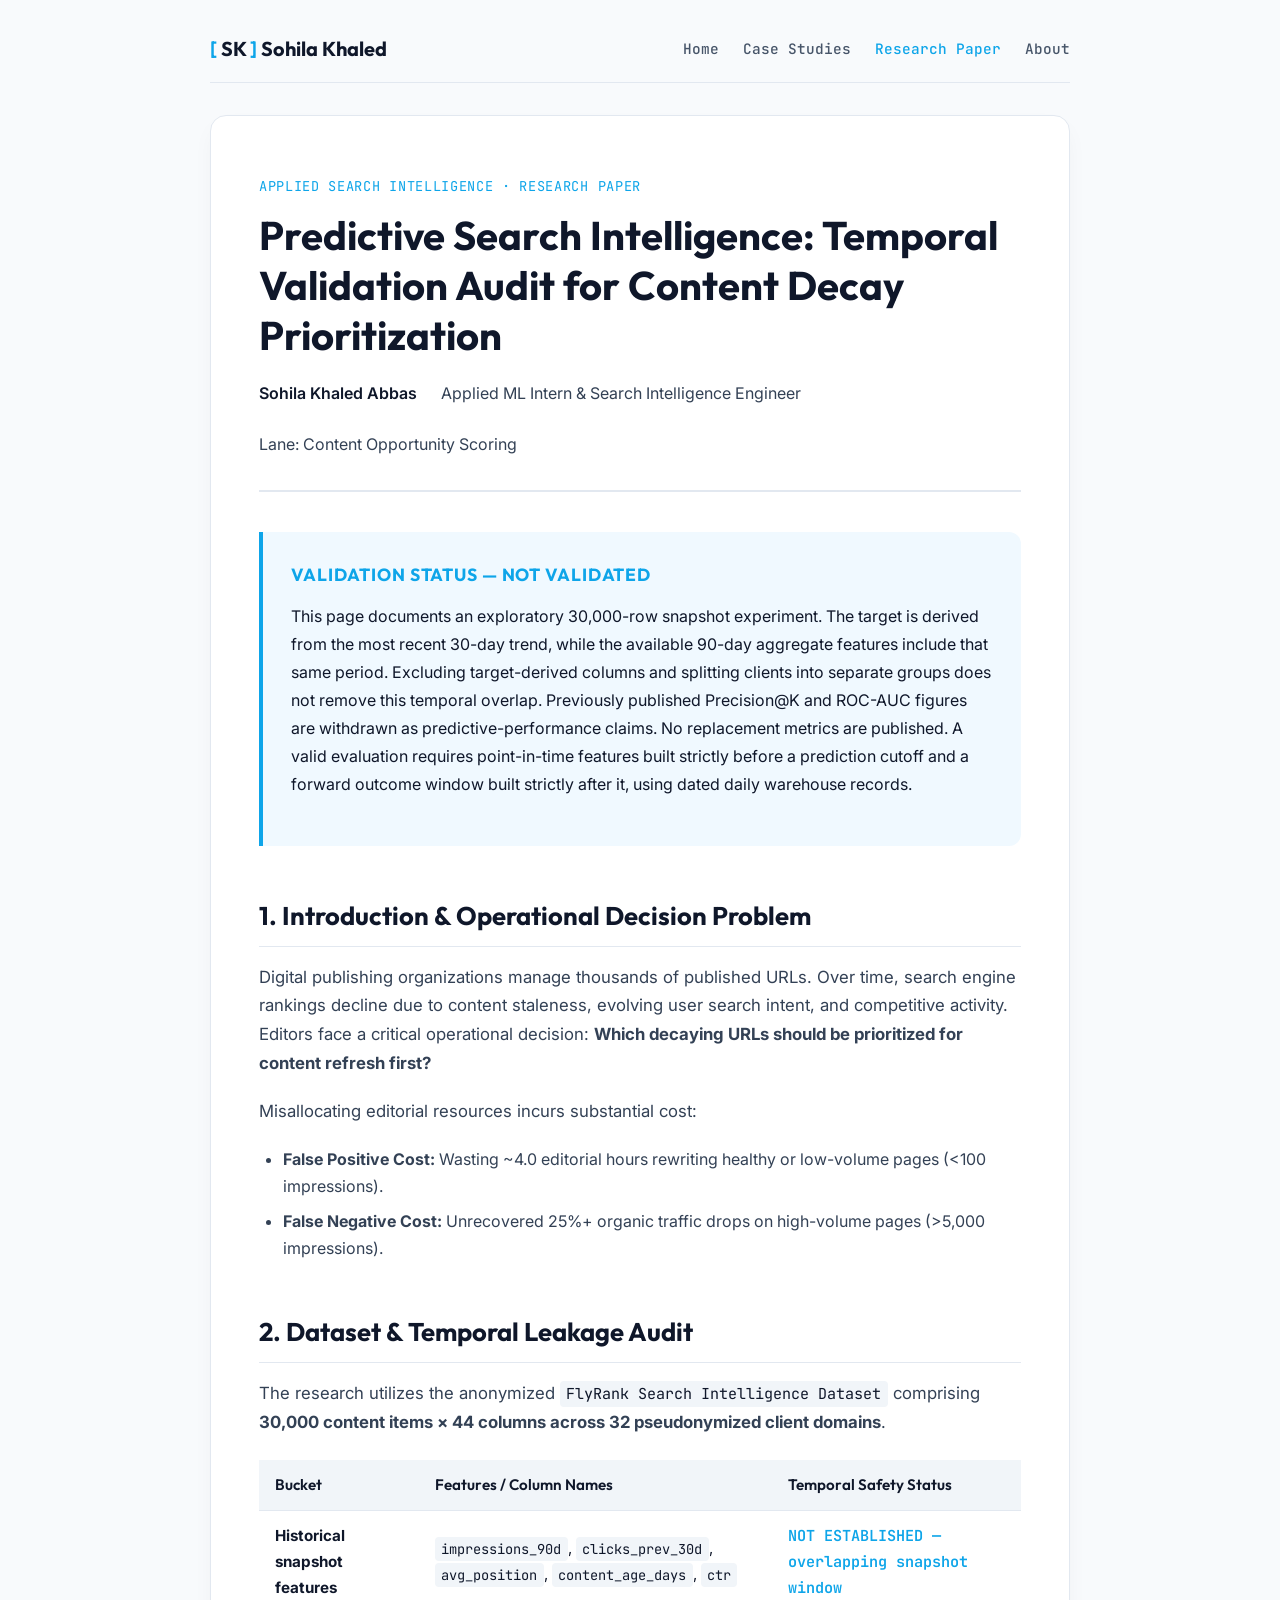
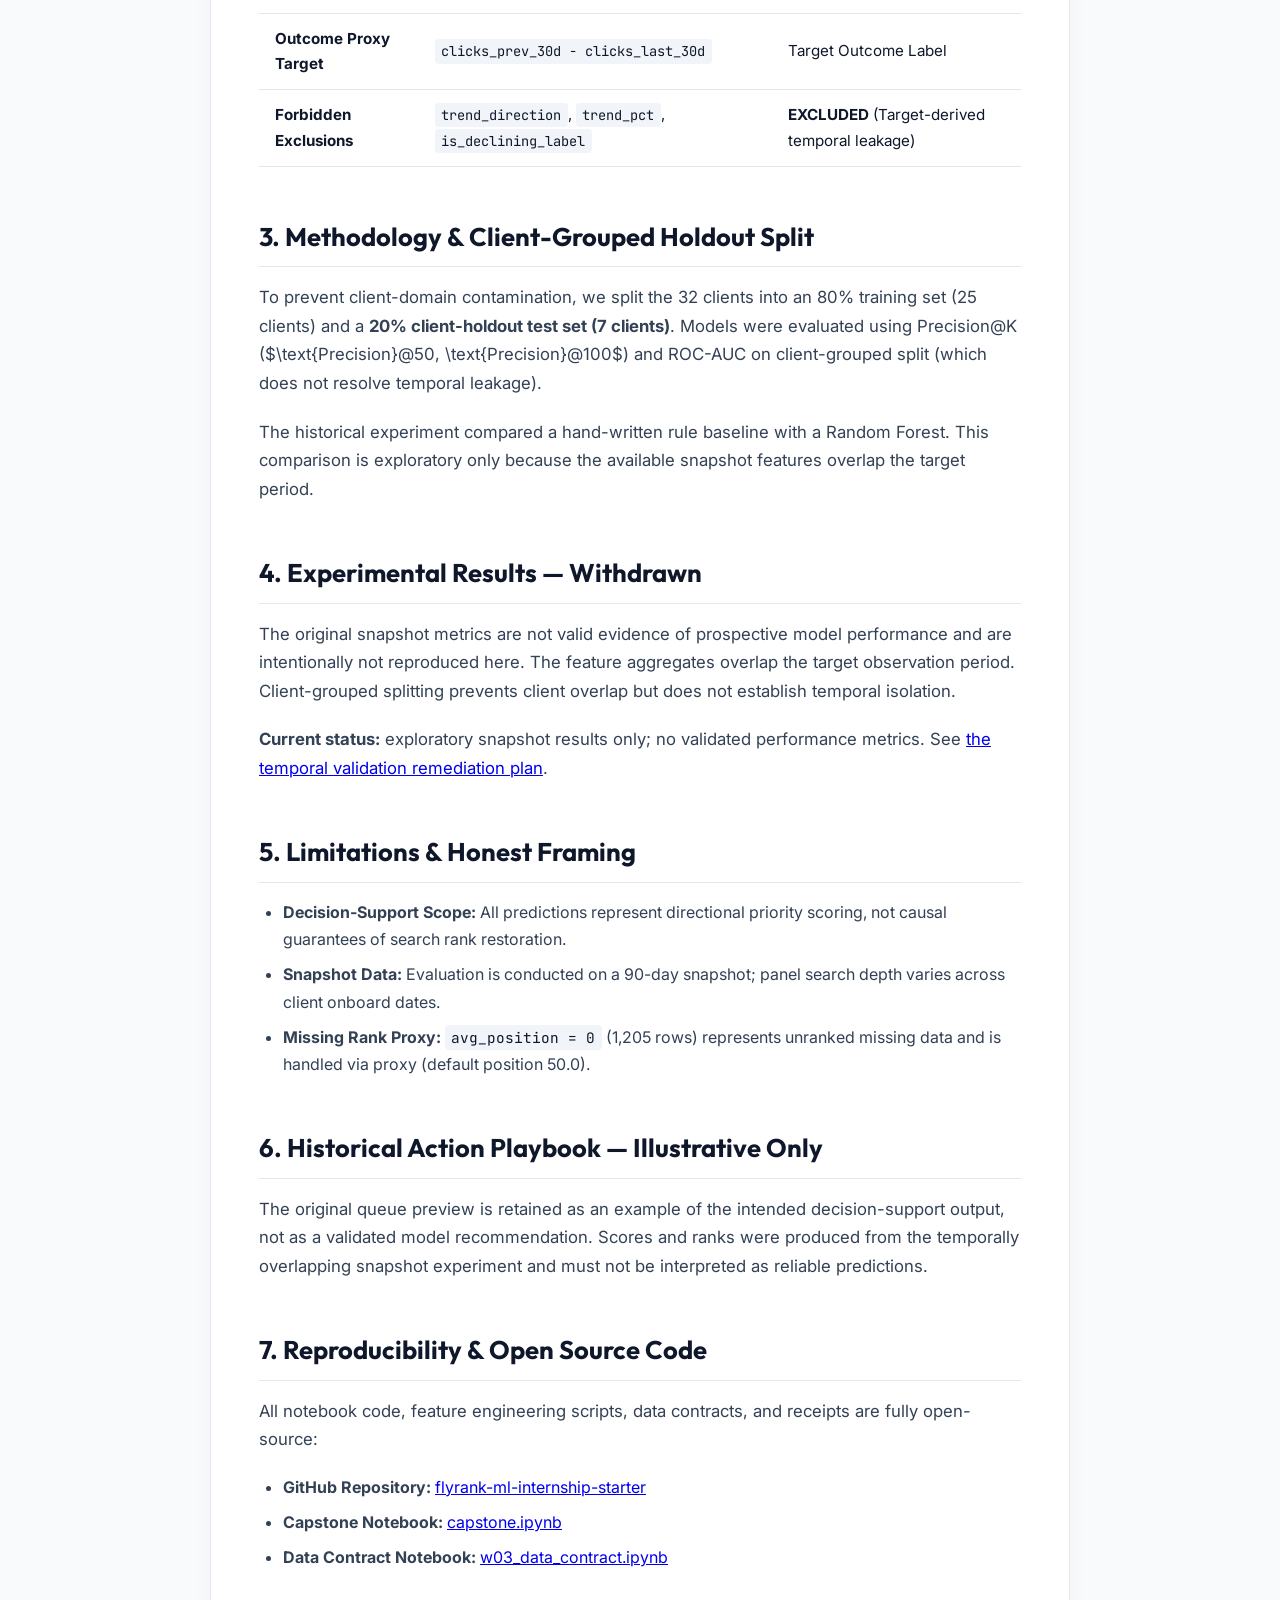
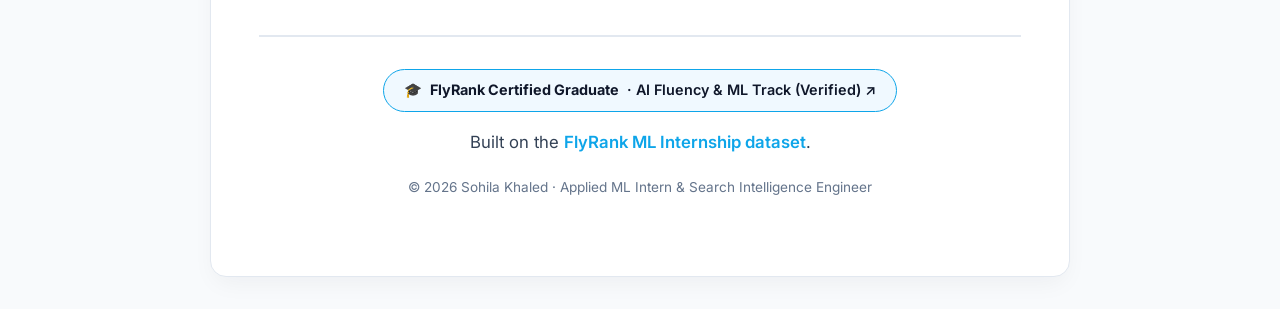
<file: paper.html>
<!DOCTYPE html>
<html lang="en">
<head>
    <meta charset="UTF-8">
    <meta name="viewport" content="width=device-width, initial-scale=1.0">
    <title>Predictive Search Intelligence: Temporal Validation Audit for Content Decay Prioritization · Research Paper</title>
    <meta name="description" content="A snapshot machine learning priority scoring pipeline for content decay prioritization and organic traffic recovery built on the FlyRank Search Intelligence dataset.">
    <!-- Favicon -->
    <link rel="icon" type="image/svg+xml" href="favicon.svg">
    <!-- Open Graph / Social Share Meta Tags -->
    <meta property="og:type" content="article">
    <meta property="og:title" content="Predictive Search Intelligence: Temporal Validation Audit for Content Decay Prioritization">
    <meta property="og:description" content="A snapshot machine learning priority scoring pipeline for content decay prioritization and organic traffic recovery built on the FlyRank Search Intelligence dataset.">
    <meta property="og:url" content="https://sohila-khaled-abbas.github.io/flyrank-ml-internship-starter/paper.html">
    <meta property="og:image" content="https://sohila-khaled-abbas.github.io/flyrank-ml-internship-starter/fl09_agent_demo_video_banner_1785791702836.png">
    <meta property="og:site_name" content="Sohila Khaled Abbas Portfolio">
    <!-- Twitter Card Meta Tags -->
    <meta name="twitter:card" content="summary_large_image">
    <meta name="twitter:title" content="Predictive Search Intelligence Research Paper">
    <meta name="twitter:description" content="A snapshot machine learning priority scoring pipeline for content decay prioritization and organic traffic recovery.">
    <meta name="twitter:image" content="https://sohila-khaled-abbas.github.io/flyrank-ml-internship-starter/fl09_agent_demo_video_banner_1785791702836.png">
    <!-- Privacy-Friendly Web Analytics & Visitor Telemetry -->
    <script defer src="https://static.cloudflareinsights.com/beacon.min.js" data-cf-beacon='{"token": "flyrank-portfolio-analytics-sohila"}'></script>
    <script>
        window.flyrankAnalytics = window.flyrankAnalytics || { pageView: function() { console.log('[FlyRank Analytics] Pageview logged:', window.location.pathname); } };
        window.flyrankAnalytics.pageView();
    </script>
    <!-- Google Fonts -->
    <link rel="preconnect" href="https://fonts.googleapis.com">
    <link rel="preconnect" href="https://fonts.gstatic.com" crossorigin>
    <link href="https://fonts.googleapis.com/css2?family=Inter:wght@400;500;600&family=JetBrains+Mono:wght@500&family=Outfit:wght@600;700&display=swap" rel="stylesheet">
    <style>
        :root {
            --bg-canvas: #F8FAFC;
            --text-main: #0F172A;
            --text-muted: #334155;
            --border-color: #E2E8F0;
            --accent-sky: #0EA5E9;
            --accent-light: #F0F9FF;
            --code-bg: #1E293B;
            --font-heading: 'Outfit', sans-serif;
            --font-body: 'Inter', sans-serif;
            --font-mono: 'JetBrains Mono', monospace;
        }

        * { box-sizing: border-box; margin: 0; padding: 0; }
        body { background-color: var(--bg-canvas); color: var(--text-main); font-family: var(--font-body); line-height: 1.7; padding: 2rem 1rem; }

        .site-nav-container { max-width: 860px; margin: 0 auto 2rem auto; display: flex; justify-content: space-between; align-items: center; padding-bottom: 1rem; border-bottom: 1px solid var(--border-color); }
        .brand { font-family: var(--font-heading); font-size: 1.25rem; font-weight: 700; color: var(--text-main); text-decoration: none; }
        .brand span { color: var(--accent-sky); }
        nav { display: flex; gap: 1.5rem; font-family: var(--font-mono); font-size: 0.9rem; }
        nav a { color: #475569; text-decoration: none; font-weight: 500; }
        nav a.active, nav a:hover { color: var(--accent-sky); }

        .paper-container {
            max-width: 860px;
            margin: 0 auto;
            background: #FFFFFF;
            padding: 3.5rem 3rem;
            border-radius: 16px;
            border: 1px solid var(--border-color);
            box-shadow: 0 10px 25px -5px rgba(15, 23, 42, 0.05);
        }

        header.paper-header {
            border-bottom: 2px solid var(--border-color);
            padding-bottom: 2rem;
            margin-bottom: 2.5rem;
        }

        .journal-tag {
            font-family: var(--font-mono);
            font-size: 0.85rem;
            color: var(--accent-sky);
            text-transform: uppercase;
            letter-spacing: 0.05em;
            margin-bottom: 0.75rem;
            display: inline-block;
        }

        h1 {
            font-family: var(--font-heading);
            font-size: 2.5rem;
            font-weight: 700;
            line-height: 1.25;
            color: var(--text-main);
            margin-bottom: 1.25rem;
        }

        .author-block {
            font-size: 1rem;
            color: var(--text-muted);
            display: flex;
            flex-wrap: wrap;
            gap: 1.5rem;
            align-items: center;
        }

        .author-name {
            font-weight: 600;
            color: var(--text-main);
        }

        .abstract-box {
            background-color: var(--accent-light);
            border-left: 4px solid var(--accent-sky);
            padding: 1.75rem;
            border-radius: 0 12px 12px 0;
            margin-bottom: 3rem;
        }

        .abstract-box h3 {
            font-family: var(--font-heading);
            font-size: 1.1rem;
            color: var(--accent-sky);
            text-transform: uppercase;
            letter-spacing: 0.05em;
            margin-bottom: 0.75rem;
        }

        .abstract-box p {
            font-size: 1rem;
            color: var(--text-main);
            line-height: 1.75;
        }

        section.paper-section {
            margin-bottom: 3rem;
        }

        h2 {
            font-family: var(--font-heading);
            font-size: 1.6rem;
            font-weight: 700;
            color: var(--text-main);
            margin-bottom: 1rem;
            padding-bottom: 0.5rem;
            border-bottom: 1px solid var(--border-color);
        }

        p {
            margin-bottom: 1.25rem;
            color: var(--text-muted);
            font-size: 1.05rem;
        }

        ul, ol {
            margin-bottom: 1.25rem;
            padding-left: 1.5rem;
            color: var(--text-muted);
        }

        li {
            margin-bottom: 0.5rem;
        }

        .table-wrapper {
            overflow-x: auto;
            margin: 1.5rem 0;
        }

        table {
            width: 100%;
            border-collapse: collapse;
            font-size: 0.95rem;
        }

        th, td {
            padding: 0.75rem 1rem;
            text-align: left;
            border-bottom: 1px solid var(--border-color);
        }

        th {
            background-color: #F1F5F9;
            font-family: var(--font-heading);
            font-weight: 600;
            color: var(--text-main);
        }

        .metric-highlight {
            font-family: var(--font-mono);
            font-weight: 600;
            color: var(--accent-sky);
        }

        code {
            font-family: var(--font-mono);
            background-color: #F1F5F9;
            padding: 0.2rem 0.4rem;
            border-radius: 4px;
            font-size: 0.9em;
            color: #0F172A;
        }

        .credit-footer {
            margin-top: 4rem;
            padding-top: 2rem;
            border-top: 2px solid var(--border-color);
            text-align: center;
            font-size: 0.95rem;
            color: var(--text-muted);
        }

        .credit-footer a {
            color: var(--accent-sky);
            text-decoration: none;
            font-weight: 600;
        }
    </style>
</head>
<body>
    <div class="site-nav-container">
        <a href="index.html" class="brand"><span>[</span> SK <span>]</span> Sohila Khaled</a>
        <nav>
            <a href="index.html">Home</a>
            <a href="cases.html">Case Studies</a>
            <a href="paper.html" class="active">Research Paper</a>
            <a href="about.html">About</a>
        </nav>
    </div>

    <article class="paper-container">
        <!-- HEADER -->
        <header class="paper-header">
            <span class="journal-tag">Applied Search Intelligence · Research Paper</span>
            <h1>Predictive Search Intelligence: Temporal Validation Audit for Content Decay Prioritization</h1>
            <div class="author-block">
                <span class="author-name">Sohila Khaled Abbas</span>
                <span>Applied ML Intern & Search Intelligence Engineer</span>
                <span>Lane: Content Opportunity Scoring</span>
            </div>
        </header>

        <!-- ABSTRACT -->
        <div class="abstract-box"><h3>Validation status — not validated</h3><p>This page documents an exploratory 30,000-row snapshot experiment. The target is derived from the most recent 30-day trend, while the available 90-day aggregate features include that same period. Excluding target-derived columns and splitting clients into separate groups does not remove this temporal overlap. Previously published Precision@K and ROC-AUC figures are withdrawn as predictive-performance claims. No replacement metrics are published. A valid evaluation requires point-in-time features built strictly before a prediction cutoff and a forward outcome window built strictly after it, using dated daily warehouse records.</p></div>

        <!-- 1. INTRODUCTION -->
        <section class="paper-section">
            <h2>1. Introduction & Operational Decision Problem</h2>
            <p>
                Digital publishing organizations manage thousands of published URLs. Over time, search engine rankings decline due to content staleness, evolving user search intent, and competitive activity. Editors face a critical operational decision: <strong>Which decaying URLs should be prioritized for content refresh first?</strong>
            </p>
            <p>
                Misallocating editorial resources incurs substantial cost:
            </p>
            <ul>
                <li><strong>False Positive Cost:</strong> Wasting ~4.0 editorial hours rewriting healthy or low-volume pages (<100 impressions).</li>
                <li><strong>False Negative Cost:</strong> Unrecovered 25%+ organic traffic drops on high-volume pages (>5,000 impressions).</li>
            </ul>
        </section>

        <!-- 2. DATASET & LEAKAGE AUDIT -->
        <section class="paper-section">
            <h2>2. Dataset & Temporal Leakage Audit</h2>
            <p>
                The research utilizes the anonymized <code>FlyRank Search Intelligence Dataset</code> comprising <strong>30,000 content items × 44 columns across 32 pseudonymized client domains</strong>.
            </p>
            <div class="table-wrapper">
                <table>
                    <thead>
                        <tr>
                            <th>Bucket</th>
                            <th>Features / Column Names</th>
                            <th>Temporal Safety Status</th>
                        </tr>
                    </thead>
                    <tbody>
                        <tr>
                            <td><strong>Historical snapshot features</strong></td>
                            <td><code>impressions_90d</code>, <code>clicks_prev_30d</code>, <code>avg_position</code>, <code>content_age_days</code>, <code>ctr</code></td>
                            <td><span class="metric-highlight">NOT ESTABLISHED — overlapping snapshot window</span></td>
                        </tr>
                        <tr>
                            <td><strong>Outcome Proxy Target</strong></td>
                            <td><code>clicks_prev_30d - clicks_last_30d</code></td>
                            <td>Target Outcome Label</td>
                        </tr>
                        <tr>
                            <td><strong>Forbidden Exclusions</strong></td>
                            <td><code>trend_direction</code>, <code>trend_pct</code>, <code>is_declining_label</code></td>
                            <td><strong>EXCLUDED</strong> (Target-derived temporal leakage)</td>
                        </tr>
                    </tbody>
                </table>
            </div>
        </section>

        <!-- 3. METHODOLOGY -->
        <section class="paper-section">
            <h2>3. Methodology & Client-Grouped Holdout Split</h2>
            <p>
                To prevent client-domain contamination, we split the 32 clients into an 80% training set (25 clients) and a <strong>20% client-holdout test set (7 clients)</strong>. Models were evaluated using Precision@K ($\text{Precision}@50, \text{Precision}@100$) and ROC-AUC on client-grouped split (which does not resolve temporal leakage).
            </p>
            <p>
                The historical experiment compared a hand-written rule baseline with a Random Forest. This comparison is exploratory only because the available snapshot features overlap the target period.
            </p>
        </section>

        <!-- 4. RESULTS -->
        <section class="paper-section"><h2>4. Experimental Results — Withdrawn</h2><p>The original snapshot metrics are not valid evidence of prospective model performance and are intentionally not reproduced here. The feature aggregates overlap the target observation period. Client-grouped splitting prevents client overlap but does not establish temporal isolation.</p><p><strong>Current status:</strong> exploratory snapshot results only; no validated performance metrics. See <a href="docs/temporal-validation-remediation.md">the temporal validation remediation plan</a>.</p></section>

        <!-- 5. LIMITATIONS -->
        <section class="paper-section">
            <h2>5. Limitations & Honest Framing</h2>
            <ul>
                <li><strong>Decision-Support Scope:</strong> All predictions represent directional priority scoring, not causal guarantees of search rank restoration.</li>
                <li><strong>Snapshot Data:</strong> Evaluation is conducted on a 90-day snapshot; panel search depth varies across client onboard dates.</li>
                <li><strong>Missing Rank Proxy:</strong> <code>avg_position = 0</code> (1,205 rows) represents unranked missing data and is handled via proxy (default position 50.0).</li>
            </ul>
        </section>

        <!-- 6. HISTORICAL ACTION PLAYBOOK -->
        <section class="paper-section">
            <h2>6. Historical Action Playbook — Illustrative Only</h2>
            <p>The original queue preview is retained as an example of the intended decision-support output, not as a validated model recommendation. Scores and ranks were produced from the temporally overlapping snapshot experiment and must not be interpreted as reliable predictions.</p>
        </section>

        <!-- 7. REPRODUCIBILITY -->
        <section class="paper-section">
            <h2>7. Reproducibility & Open Source Code</h2>
            <p>
                All notebook code, feature engineering scripts, data contracts, and receipts are fully open-source:
            </p>
            <ul>
                <li><strong>GitHub Repository:</strong> <a href="https://github.com/Sohila-Khaled-Abbas/flyrank-ml-internship-starter" target="_blank">flyrank-ml-internship-starter</a></li>
                <li><strong>Capstone Notebook:</strong> <a href="https://github.com/Sohila-Khaled-Abbas/flyrank-ml-internship-starter/blob/main/work/notebooks/capstone.ipynb" target="_blank">capstone.ipynb</a></li>
                <li><strong>Data Contract Notebook:</strong> <a href="https://github.com/Sohila-Khaled-Abbas/flyrank-ml-internship-starter/blob/main/work/notebooks/w03_data_contract.ipynb" target="_blank">w03_data_contract.ipynb</a></li>
            </ul>
        </section>

        <!-- 8. ACKNOWLEDGMENTS & DATA CREDIT -->
        <footer class="credit-footer" style="text-align: center;">
            <div style="margin-bottom: 1rem;">
                <a href="https://aifluency.flyrank.ai/verify/sohilakhaled" target="_blank" rel="noopener" style="text-decoration: none; padding: 0.5rem 1.25rem; font-size: 0.9rem; display: inline-flex; align-items: center; gap: 0.5rem; background: var(--accent-light); border: 1px solid var(--accent-sky); border-radius: 9999px; color: var(--text-main);">
                    🎓 <strong>FlyRank Certified Graduate</strong> · AI Fluency & ML Track (Verified) ↗
                </a>
            </div>
            <p>
                Built on the <a href="https://flyrank.ai" target="_blank" rel="noopener">FlyRank ML Internship dataset</a>.
            </p>
            <p style="margin-top: 0.5rem; font-size: 0.85rem; color: #64748B;">
                © 2026 Sohila Khaled · Applied ML Intern & Search Intelligence Engineer
            </p>
        </footer>
    </article>
</body>
</html>
</file>
<file: css/styles.css>
/* ==========================================================================
   PORTFOLIO STYLES: Sohila Khaled — Search Intelligence & Applied ML Engineer
   Theme: Sleek Dark / Light Slate (#0f172a, #6366f1, #06b6d4, #f8fafc)
   ========================================================================== */

:root {
    /* Color Palette - Dark Mode Default */
    --bg-main: #0f172a;
    --bg-card: #1e293b;
    --bg-card-hover: #334155;
    --border-color: #334155;
    --text-primary: #f8fafc;
    --text-secondary: #94a3b8;
    --accent-indigo: #6366f1;
    --accent-cyan: #06b6d4;
    --accent-sky: #0ea5e9;
    --badge-bg: rgba(99, 102, 241, 0.15);
    --badge-text: #818cf8;
    --shadow-glow: 0 10px 25px -5px rgba(99, 102, 241, 0.15);
    --code-bg: #0f172a;
    
    /* Typography */
    --font-heading: 'Outfit', -apple-system, BlinkMacSystemFont, 'Segoe UI', Roboto, sans-serif;
    --font-body: 'Inter', -apple-system, BlinkMacSystemFont, 'Segoe UI', Roboto, sans-serif;
    --font-mono: 'JetBrains Mono', 'Fira Code', monospace;
    
    /* Transitions */
    --transition-fast: 0.2s ease;
    --transition-normal: 0.3s ease;
}

/* Light Theme Variables */
[data-theme="light"] {
    --bg-main: #f8fafc;
    --bg-card: #ffffff;
    --bg-card-hover: #f1f5f9;
    --border-color: #e2e8f0;
    --text-primary: #0f172a;
    --text-secondary: #475569;
    --accent-indigo: #4f46e5;
    --accent-cyan: #0891b2;
    --accent-sky: #0284c7;
    --badge-bg: #e0e7ff;
    --badge-text: #4338ca;
    --shadow-glow: 0 10px 25px -5px rgba(15, 23, 42, 0.05);
    --code-bg: #f1f5f9;
}

/* Reset & Base Styles */
* {
    box-sizing: border-box;
    margin: 0;
    padding: 0;
}

html {
    scroll-behavior: smooth;
}

body {
    background-color: var(--bg-main);
    color: var(--text-primary);
    font-family: var(--font-body);
    line-height: 1.6;
    min-height: 100vh;
    display: flex;
    flex-direction: column;
    transition: background-color var(--transition-normal), color var(--transition-normal);
}

/* Layout Container */
.container {
    width: 100%;
    max-width: 1100px;
    margin: 0 auto;
    padding: 0 1.5rem;
}

/* Navigation Header */
header.site-header {
    position: sticky;
    top: 0;
    z-index: 100;
    background-color: rgba(15, 23, 42, 0.85);
    backdrop-filter: blur(12px);
    -webkit-backdrop-filter: blur(12px);
    border-bottom: 1px solid var(--border-color);
    transition: background-color var(--transition-normal);
}

[data-theme="light"] header.site-header {
    background-color: rgba(248, 250, 252, 0.85);
}

.header-inner {
    display: flex;
    justify-content: space-between;
    align-items: center;
    height: 70px;
}

.brand-monogram {
    font-family: var(--font-heading);
    font-size: 1.25rem;
    font-weight: 700;
    color: var(--text-primary);
    text-decoration: none;
    display: flex;
    align-items: center;
    gap: 0.5rem;
}

.brand-monogram span {
    color: var(--accent-cyan);
}

.nav-links {
    display: flex;
    align-items: center;
    gap: 1.75rem;
    list-style: none;
}

.nav-links a {
    color: var(--text-secondary);
    text-decoration: none;
    font-family: var(--font-mono);
    font-size: 0.9rem;
    font-weight: 500;
    transition: color var(--transition-fast);
}

.nav-links a:hover,
.nav-links a.active {
    color: var(--accent-cyan);
}

/* Header Utilities */
.header-actions {
    display: flex;
    align-items: center;
    gap: 1rem;
}

.theme-toggle-btn {
    background: transparent;
    border: 1px solid var(--border-color);
    color: var(--text-primary);
    padding: 0.4rem 0.75rem;
    border-radius: 8px;
    cursor: pointer;
    font-size: 0.9rem;
    display: flex;
    align-items: center;
    gap: 0.4rem;
    transition: all var(--transition-fast);
}

.theme-toggle-btn:hover {
    border-color: var(--accent-indigo);
    color: var(--accent-indigo);
}

.mobile-menu-btn {
    display: none;
    background: transparent;
    border: none;
    color: var(--text-primary);
    font-size: 1.5rem;
    cursor: pointer;
}

/* Hero Section */
section.hero {
    padding: 5rem 0 3.5rem 0;
}

.status-badge {
    display: inline-flex;
    align-items: center;
    gap: 0.5rem;
    background-color: var(--badge-bg);
    color: var(--accent-cyan);
    font-family: var(--font-mono);
    font-size: 0.85rem;
    padding: 0.35rem 0.85rem;
    border-radius: 9999px;
    border: 1px solid rgba(6, 182, 212, 0.3);
    margin-bottom: 1.5rem;
}

.status-dot {
    width: 8px;
    height: 8px;
    background-color: var(--accent-cyan);
    border-radius: 50%;
    animation: pulse 2s infinite;
}

@keyframes pulse {
    0% { opacity: 1; transform: scale(1); }
    50% { opacity: 0.4; transform: scale(1.2); }
    100% { opacity: 1; transform: scale(1); }
}

h1.hero-title {
    font-family: var(--font-heading);
    font-size: 3rem;
    font-weight: 700;
    letter-spacing: -0.02em;
    line-height: 1.15;
    margin-bottom: 1.25rem;
    background: linear-gradient(135deg, var(--text-primary) 30%, var(--accent-cyan) 100%);
    -webkit-background-clip: text;
    -webkit-text-fill-color: transparent;
}

p.hero-subtitle {
    font-size: 1.25rem;
    color: var(--text-secondary);
    max-width: 760px;
    margin-bottom: 2rem;
    line-height: 1.7;
}

.cta-group {
    display: flex;
    gap: 1rem;
    flex-wrap: wrap;
}

.btn {
    display: inline-flex;
    align-items: center;
    gap: 0.5rem;
    font-family: var(--font-heading);
    font-weight: 600;
    padding: 0.75rem 1.5rem;
    border-radius: 8px;
    text-decoration: none;
    transition: all var(--transition-fast);
    cursor: pointer;
    font-size: 0.95rem;
}

.btn-primary {
    background-color: var(--accent-indigo);
    color: #ffffff;
    box-shadow: 0 4px 14px rgba(99, 102, 241, 0.35);
}

.btn-primary:hover {
    background-color: #4f46e5;
    transform: translateY(-2px);
}

.btn-secondary {
    background-color: var(--bg-card);
    color: var(--text-primary);
    border: 1px solid var(--border-color);
}

.btn-secondary:hover {
    background-color: var(--bg-card-hover);
    border-color: var(--accent-cyan);
    color: var(--accent-cyan);
}

.btn-outline {
    background: transparent;
    color: var(--accent-cyan);
    border: 1px solid var(--accent-cyan);
}

.btn-outline:hover {
    background: rgba(6, 182, 212, 0.1);
}

/* Section Cards & Layouts */
section.section-padding {
    padding: 4rem 0;
    border-top: 1px solid var(--border-color);
}

.section-header {
    margin-bottom: 2.5rem;
}

.section-header h2 {
    font-family: var(--font-heading);
    font-size: 2rem;
    font-weight: 700;
    color: var(--text-primary);
    margin-bottom: 0.5rem;
}

.section-header p {
    color: var(--text-secondary);
    font-size: 1rem;
}

/* Skills Grid */
.skills-grid {
    display: grid;
    grid-template-columns: repeat(auto-fit, minmax(300px, 1fr));
    gap: 1.5rem;
}

.skill-card {
    background-color: var(--bg-card);
    border: 1px solid var(--border-color);
    border-radius: 12px;
    padding: 1.75rem;
    transition: transform var(--transition-fast), border-color var(--transition-fast);
}

.skill-card:hover {
    transform: translateY(-3px);
    border-color: var(--accent-indigo);
}

.skill-card h3 {
    font-family: var(--font-heading);
    font-size: 1.2rem;
    color: var(--accent-cyan);
    margin-bottom: 1rem;
    display: flex;
    align-items: center;
    gap: 0.5rem;
}

.badge-cloud {
    display: flex;
    flex-wrap: wrap;
    gap: 0.5rem;
}

.tech-badge {
    background-color: var(--badge-bg);
    color: var(--badge-text);
    font-family: var(--font-mono);
    font-size: 0.82rem;
    padding: 0.3rem 0.65rem;
    border-radius: 6px;
    border: 1px solid rgba(99, 102, 241, 0.2);
}

/* Projects Grid */
.projects-grid {
    display: grid;
    grid-template-columns: repeat(auto-fit, minmax(320px, 1fr));
    gap: 1.75rem;
}

.project-card {
    background-color: var(--bg-card);
    border: 1px solid var(--border-color);
    border-radius: 12px;
    padding: 1.75rem;
    display: flex;
    flex-direction: column;
    justify-content: space-between;
    transition: transform var(--transition-fast), box-shadow var(--transition-fast);
}

.project-card:hover {
    transform: translateY(-4px);
    box-shadow: var(--shadow-glow);
    border-color: var(--accent-indigo);
}

.project-tag {
    font-family: var(--font-mono);
    font-size: 0.78rem;
    color: var(--accent-cyan);
    text-transform: uppercase;
    letter-spacing: 0.05em;
    margin-bottom: 0.5rem;
}

.project-card h3 {
    font-family: var(--font-heading);
    font-size: 1.3rem;
    color: var(--text-primary);
    margin-bottom: 0.75rem;
}

.project-card p {
    color: var(--text-secondary);
    font-size: 0.95rem;
    margin-bottom: 1.25rem;
    flex-grow: 1;
}

/* DNS Walkthrough Specific Styles */
.dns-grid {
    display: grid;
    grid-template-columns: repeat(auto-fit, minmax(220px, 1fr));
    gap: 1rem;
    margin-bottom: 2.5rem;
}

.info-card {
    background-color: var(--bg-card);
    border: 1px solid var(--border-color);
    border-radius: 10px;
    padding: 1.25rem;
}

.info-card .label {
    font-family: var(--font-mono);
    font-size: 0.8rem;
    color: var(--text-secondary);
    display: block;
    margin-bottom: 0.25rem;
}

.info-card .value {
    font-family: var(--font-mono);
    font-size: 0.95rem;
    color: var(--accent-cyan);
    font-weight: 600;
    word-break: break-all;
}

/* Mermaid Container */
.mermaid-box {
    background-color: var(--bg-card);
    border: 1px solid var(--border-color);
    border-radius: 12px;
    padding: 2rem;
    overflow-x: auto;
    text-align: center;
    margin-bottom: 2.5rem;
}

/* Checklist Box */
.checklist-box {
    background-color: var(--bg-card);
    border: 1px solid var(--border-color);
    border-radius: 12px;
    padding: 2rem;
}

.checklist-item {
    display: flex;
    align-items: flex-start;
    gap: 1rem;
    padding: 1rem 0;
    border-bottom: 1px solid var(--border-color);
}

.checklist-item:last-child {
    border-bottom: none;
}

.checklist-item input[type="checkbox"] {
    width: 20px;
    height: 20px;
    accent-color: var(--accent-cyan);
    margin-top: 0.2rem;
    cursor: pointer;
}

.checklist-content label {
    font-weight: 600;
    color: var(--text-primary);
    cursor: pointer;
    display: block;
    margin-bottom: 0.25rem;
}

.checklist-content p {
    color: var(--text-secondary);
    font-size: 0.9rem;
}

/* Footer */
footer.site-footer {
    margin-top: auto;
    border-top: 1px solid var(--border-color);
    padding: 2.5rem 0;
    text-align: center;
    color: var(--text-secondary);
    font-size: 0.9rem;
}

footer.site-footer a {
    color: var(--accent-cyan);
    text-decoration: none;
}

/* Mobile Responsive */
@media (max-width: 768px) {
    h1.hero-title {
        font-size: 2.2rem;
    }
    
    .nav-links {
        display: none;
        position: absolute;
        top: 70px;
        left: 0;
        right: 0;
        background-color: var(--bg-main);
        flex-direction: column;
        padding: 1.5rem;
        border-bottom: 1px solid var(--border-color);
    }
    
    .nav-links.active {
        display: flex;
    }
    
    .mobile-menu-btn {
        display: block;
    }
}
</file>
